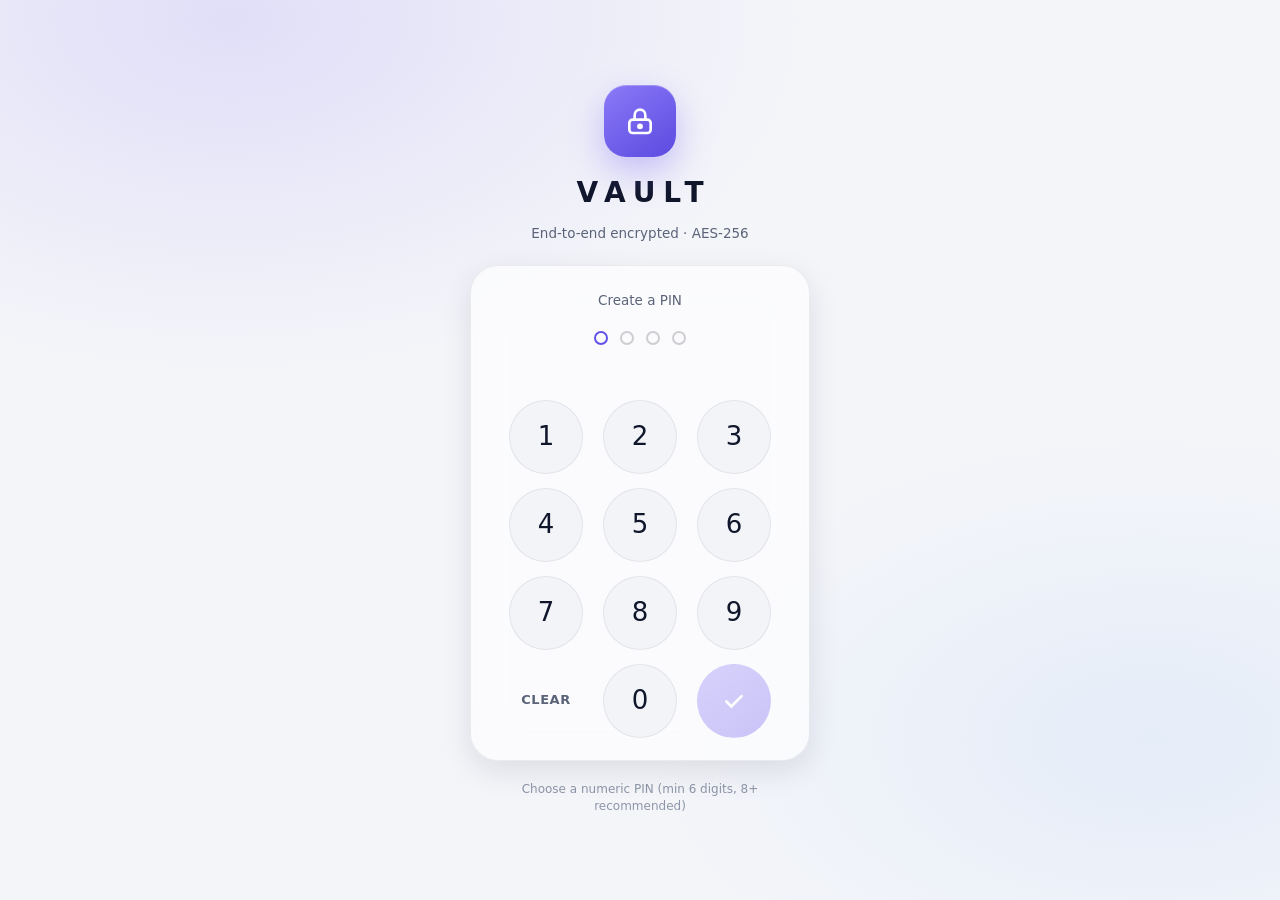
<file: index.html>
<!DOCTYPE html>
<html lang="en">

<head>
  <meta charset="UTF-8">
  <!-- Security: only Google sign-in / Drive and Google Fonts may be contacted.
       Even if injected script ever ran, it could not send vault data elsewhere. -->
  <meta http-equiv="Content-Security-Policy" content="default-src 'self'; script-src 'self' 'unsafe-inline' https://accounts.google.com/gsi/client; style-src 'self' 'unsafe-inline' https://fonts.googleapis.com https://accounts.google.com/gsi/style; font-src https://fonts.gstatic.com; img-src 'self' data:; connect-src 'self' https://www.googleapis.com https://accounts.google.com/gsi/; frame-src https://accounts.google.com/gsi/; worker-src 'self'; manifest-src 'self'; object-src 'none'; base-uri 'self'; form-action 'none'">
  <meta name="referrer" content="no-referrer">
  <script>
    // Refuse to run inside a frame (clickjacking). GitHub Pages can't send frame-ancestors.
    if (window.top !== window.self) {
      document.documentElement.style.display = "none";
      try { window.top.location = window.self.location.href; } catch (e) {}
    }
  </script>
  <meta name="viewport"
    content="width=device-width,initial-scale=1,maximum-scale=1,user-scalable=no,viewport-fit=cover,interactive-widget=resizes-content">
  <meta name="theme-color" content="#0b0c11">
  <meta name="color-scheme" content="dark light">
  <meta name="mobile-web-app-capable" content="yes">
  <meta name="apple-mobile-web-app-capable" content="yes">
  <meta name="apple-mobile-web-app-status-bar-style" content="black-translucent">
  <meta name="apple-mobile-web-app-title" content="Vault">
  <meta name="description" content="Encrypted password & data manager with Google Drive sync">
  <title>Vault</title>
  <link rel="icon" type="image/png" href="icons/icon-192.png">
  <link rel="apple-touch-icon" href="icons/icon-192.png">
  <link rel="manifest" href="manifest.json">
  <link rel="preconnect" href="https://fonts.googleapis.com">
  <link rel="preconnect" href="https://fonts.gstatic.com" crossorigin>
  <link
    href="https://fonts.googleapis.com/css2?family=DM+Mono:wght@400;500&family=Plus+Jakarta+Sans:wght@400;500;600;700;800&family=Syne:wght@700&display=swap"
    rel="stylesheet">
  <style>
    /* ═══════════════════════════════════════════════
       VAULT — mobile-first design system
       ═══════════════════════════════════════════════ */
    :root {
      --bg: #0b0c11;
      --bg-rgb: 11, 12, 17;
      --s1: #13141b;
      --s1-rgb: 19, 20, 27;
      --s2: #1a1c25;
      --s2-rgb: 26, 28, 37;
      --s3: #232532;
      --s3-rgb: 35, 37, 50;
      --s4: #2d3040;
      --b1: rgba(255, 255, 255, .06);
      --b2: rgba(255, 255, 255, .10);
      --b3: rgba(255, 255, 255, .18);
      --tx: #eceef6;
      --muted: #9095ab;
      --faint: #5f647b;
      --ac: #7c6af5;
      --ac2: #b0a5fa;
      --acbg: rgba(124, 106, 245, .14);
      --acbd: rgba(124, 106, 245, .38);
      --ring: rgba(124, 106, 245, .22);
      --green: #4ade80;
      --gbg: rgba(74, 222, 128, .11);
      --red: #f87171;
      --rbg: rgba(248, 113, 113, .11);
      --amber: #fbbf24;
      --abg: rgba(251, 191, 36, .11);
      --blue: #60a5fa;
      --bbg: rgba(96, 165, 250, .11);
      --cyan: #22d3ee;
      --on-ac: #ffffff;
      --shadow-1: 0 1px 2px rgba(0, 0, 0, .3);
      --shadow-2: 0 10px 30px rgba(0, 0, 0, .35);
      --shadow-3: 0 24px 60px rgba(0, 0, 0, .55);
      --scrim: rgba(4, 5, 9, .62);
      --r: 12px;
      --r2: 16px;
      --r3: 22px;
      --mono: 'DM Mono', ui-monospace, monospace;
      --sans: 'Plus Jakarta Sans', system-ui, -apple-system, 'Segoe UI', Roboto, sans-serif;
      --brand: 'Syne', var(--sans);
      --sbt: env(safe-area-inset-bottom, 0px);
      --stt: env(safe-area-inset-top, 0px);
      --gutter: max(16px, calc((100vw - 720px) / 2));
      --nav-h: 66px;
      --ease: cubic-bezier(.22, .68, 0, 1);
      --ease-out: cubic-bezier(.16, 1, .3, 1);
      --spring: cubic-bezier(.34, 1.56, .64, 1);
      color-scheme: dark;
    }

    :root.light-theme {
      --bg: #f4f5f9;
      --bg-rgb: 244, 245, 249;
      --s1: #ffffff;
      --s1-rgb: 255, 255, 255;
      --s2: #f0f2f7;
      --s2-rgb: 240, 242, 247;
      --s3: #e5e8f0;
      --s3-rgb: 229, 232, 240;
      --s4: #d5d9e3;
      --b1: rgba(15, 23, 42, .07);
      --b2: rgba(15, 23, 42, .11);
      --b3: rgba(15, 23, 42, .2);
      --tx: #10162b;
      --muted: #5a6378;
      --faint: #8d95a8;
      --ac: #6352e8;
      --ac2: #5242d6;
      --acbg: rgba(99, 82, 232, .10);
      --acbd: rgba(99, 82, 232, .35);
      --ring: rgba(99, 82, 232, .18);
      --green: #15803d;
      --gbg: rgba(22, 163, 74, .10);
      --red: #dc2626;
      --rbg: rgba(220, 38, 38, .08);
      --amber: #b45309;
      --abg: rgba(217, 119, 6, .10);
      --blue: #2563eb;
      --bbg: rgba(37, 99, 235, .09);
      --cyan: #0891b2;
      --shadow-1: 0 1px 2px rgba(15, 23, 42, .06);
      --shadow-2: 0 10px 30px rgba(15, 23, 42, .10);
      --shadow-3: 0 24px 60px rgba(15, 23, 42, .18);
      --scrim: rgba(15, 23, 42, .38);
      color-scheme: light;
    }

    *,
    *::before,
    *::after {
      box-sizing: border-box;
      margin: 0;
      padding: 0;
      -webkit-tap-highlight-color: transparent;
    }

    html {
      height: 100%;
      background: var(--bg);
      overscroll-behavior: none;
      touch-action: manipulation;
      -webkit-text-size-adjust: 100%;
    }

    body {
      font-family: var(--sans);
      font-size: 15px;
      line-height: 1.45;
      color: var(--tx);
      background: var(--bg);
      height: 100vh;
      height: 100dvh;
      width: 100%;
      display: flex;
      flex-direction: column;
      overflow: hidden;
      padding-top: var(--stt);
      -webkit-font-smoothing: antialiased;
      -moz-osx-font-smoothing: grayscale;
    }

    button,
    input,
    select,
    textarea {
      font: inherit;
      color: inherit;
    }

    button {
      cursor: pointer;
      background: none;
      border: 0;
    }

    svg {
      flex-shrink: 0;
    }

    :focus-visible {
      outline: 2px solid var(--ac);
      outline-offset: 2px;
    }

    ::-webkit-scrollbar {
      width: 4px;
      height: 4px;
    }

    ::-webkit-scrollbar-thumb {
      background: var(--b2);
      border-radius: 99px;
    }

    ::selection {
      background: var(--acbg);
    }

    /* ── LOCK SCREEN ────────────────────────────── */
    #lock {
      position: fixed;
      inset: 0;
      z-index: 3000;
      background: var(--bg);
      display: flex;
      flex-direction: column;
      align-items: center;
      justify-content: center;
      justify-content: safe center;
      gap: 20px;
      padding: calc(var(--stt) + 28px) 20px calc(var(--sbt) + 28px);
      overflow-x: hidden;
      overflow-y: auto;
      transition: opacity .45s var(--ease), transform .45s var(--ease), visibility 0s linear 0s;
    }

    #lock::before {
      content: '';
      position: fixed;
      inset: -30%;
      background:
        radial-gradient(40% 35% at 30% 20%, rgba(124, 106, 245, .16), transparent 70%),
        radial-gradient(35% 30% at 75% 70%, rgba(96, 165, 250, .10), transparent 70%);
      animation: meshDrift 18s ease-in-out infinite;
      z-index: -1;
      pointer-events: none;
    }

    @keyframes meshDrift {
      0%, 100% { transform: translate(0, 0) scale(1); }
      50% { transform: translate(3%, -3%) scale(1.05); }
    }

    #lock.gone {
      opacity: 0;
      transform: scale(1.04);
      pointer-events: none;
      visibility: hidden;
      transition: opacity .45s var(--ease), transform .45s var(--ease), visibility 0s linear .45s;
    }

    #lock-header {
      display: flex;
      flex-direction: column;
      align-items: center;
      gap: 10px;
      text-align: center;
    }

    .lock-glyph {
      width: 72px;
      height: 72px;
      border-radius: 22px;
      display: grid;
      place-items: center;
      color: #fff;
      background: linear-gradient(145deg, #8b7af7, #5b4ae0);
      box-shadow: 0 14px 34px rgba(124, 106, 245, .38), inset 0 1px 0 rgba(255, 255, 255, .25);
      position: relative;
    }

    .lock-glyph svg {
      width: 32px;
      height: 32px;
    }

    .lock-glyph.sm {
      width: 56px;
      height: 56px;
      border-radius: 18px;
    }

    .lock-glyph.sm svg {
      width: 26px;
      height: 26px;
    }

    .lock-wm {
      font-family: var(--brand);
      font-size: 28px;
      font-weight: 700;
      letter-spacing: .28em;
      text-transform: uppercase;
      margin-right: -.28em;
      margin-top: 6px;
    }

    .lock-sub {
      font-size: 13.5px;
      color: var(--muted);
      text-align: center;
      line-height: 1.6;
      max-width: 290px;
    }

    .lock-title {
      font-size: 19px;
      font-weight: 700;
    }

    .lock-hint {
      font-size: 12px;
      color: var(--faint);
      text-align: center;
      max-width: 300px;
    }

    .lock-error {
      font-size: 13px;
      color: var(--red);
      text-align: center;
      min-height: 18px;
      font-weight: 600;
    }

    .lock-card {
      width: 100%;
      max-width: 340px;
      padding: 24px 20px 22px;
      border-radius: 28px;
      background: rgba(var(--s1-rgb), .62);
      backdrop-filter: blur(24px);
      -webkit-backdrop-filter: blur(24px);
      border: 1px solid var(--b1);
      box-shadow: var(--shadow-2);
      animation: cardAppear .6s var(--ease);
    }

    #pin-entry {
      display: flex;
      flex-direction: column;
      align-items: center;
      gap: 14px;
      width: 100%;
    }

    @keyframes cardAppear {
      from { opacity: 0; transform: translateY(16px) scale(.97); }
      to { opacity: 1; transform: none; }
    }

    /* PIN dots */
    .pin-dots {
      display: flex;
      flex-wrap: wrap;
      gap: 12px;
      justify-content: center;
      align-items: center;
      min-height: 24px;
      max-width: 260px;
    }

    .pin-dot {
      width: 14px;
      height: 14px;
      border-radius: 50%;
      border: 2px solid var(--b3);
      transition: background .15s, border-color .15s, transform .25s var(--spring);
    }

    .pin-dot.filled {
      background: var(--ac);
      border-color: var(--ac);
      transform: scale(1.1);
      animation: dotPop .3s var(--spring);
    }

    @keyframes dotPop {
      0% { transform: scale(.5); }
      60% { transform: scale(1.3); }
      100% { transform: scale(1.1); }
    }

    .pin-dot.cursor {
      border-color: var(--ac);
      animation: dotblink 1s ease-in-out infinite;
    }

    @keyframes dotblink {
      0%, 100% { opacity: 1 }
      50% { opacity: .35 }
    }

    @keyframes dotshake {
      0%, 100% { transform: translateX(0) }
      15%, 55% { transform: translateX(-6px) }
      35%, 75% { transform: translateX(6px) }
    }

    .pin-dots.shake {
      animation: dotshake .4s ease;
    }

    .pin-dots.shake .pin-dot.filled {
      background: var(--red);
      border-color: var(--red);
    }

    /* Numpad */
    .numpad {
      --key: clamp(62px, 19vw, 74px);
      display: grid;
      grid-template-columns: repeat(3, var(--key));
      gap: 14px 20px;
      justify-content: center;
      margin-top: 4px;
    }

    .nk {
      width: var(--key);
      height: var(--key);
      border-radius: 50%;
      display: grid;
      place-items: center;
      background: rgba(var(--s2-rgb), .85);
      border: 1px solid var(--b1);
      font-size: 26px;
      font-weight: 500;
      font-variant-numeric: tabular-nums;
      color: var(--tx);
      cursor: pointer;
      user-select: none;
      -webkit-user-select: none;
      transition: background .12s, transform .15s var(--spring), border-color .15s;
    }

    .nk:active {
      background: var(--s3);
      transform: scale(.9);
      border-color: var(--acbd);
    }

    @media (hover: hover) {
      .nk:hover {
        background: var(--s3);
      }
    }

    .nk.nk-back {
      font-size: 13px;
      font-weight: 700;
      letter-spacing: .04em;
      color: var(--muted);
      background: transparent;
      border-color: transparent;
    }

    .nk.nk-submit {
      background: linear-gradient(145deg, #8b7af7, #6553ea);
      border-color: transparent;
      color: #fff;
      box-shadow: 0 8px 22px rgba(124, 106, 245, .38);
    }

    .nk.nk-submit svg {
      width: 26px;
      height: 26px;
    }

    .nk.nk-submit.dim {
      opacity: .32;
      pointer-events: none;
      box-shadow: none;
    }

    /* Lockout */
    .lock-blocked {
      display: none;
      flex-direction: column;
      align-items: center;
      gap: 6px;
      width: 100%;
      max-width: 340px;
      padding: 24px 20px;
      text-align: center;
      background: var(--rbg);
      border: 1px solid rgba(248, 113, 113, .22);
      border-radius: var(--r3);
    }

    .lock-blocked.show {
      display: flex;
    }

    .lb-ico {
      width: 48px;
      height: 48px;
      border-radius: 16px;
      display: grid;
      place-items: center;
      background: var(--rbg);
      color: var(--red);
      margin-bottom: 4px;
    }

    .lb-title {
      font-size: 15px;
      font-weight: 700;
      color: var(--red);
    }

    .lb-timer {
      font-size: 40px;
      font-weight: 600;
      color: var(--red);
      font-family: var(--mono);
      letter-spacing: 2px;
    }

    .lb-sub {
      font-size: 12px;
      color: var(--muted);
    }

    #lb-sq-section {
      display: flex;
      width: 100%;
      margin-top: 12px;
      flex-direction: column;
      gap: 10px;
    }

    .lb-sq-label {
      font-size: 12px;
      font-weight: 600;
      color: var(--muted);
      text-align: center;
    }

    /* Biometric */
    .bio-section {
      display: none;
      flex-direction: column;
      align-items: center;
      gap: 12px;
      width: 100%;
      max-width: 340px;
    }

    .bio-section.show {
      display: flex;
    }

    .bio-divider {
      display: flex;
      align-items: center;
      gap: 12px;
      width: 100%;
      color: var(--faint);
      font-size: 11px;
      font-weight: 700;
      text-transform: uppercase;
      letter-spacing: .08em;
    }

    .bio-divider::before,
    .bio-divider::after {
      content: '';
      flex: 1;
      height: 1px;
      background: var(--b2);
    }

    .bio-btn {
      width: 100%;
      height: 52px;
      display: flex;
      align-items: center;
      justify-content: center;
      gap: 10px;
      border-radius: var(--r2);
      background: var(--s1);
      border: 1px solid var(--b2);
      font-size: 15px;
      font-weight: 600;
      color: var(--tx);
      transition: background .15s, border-color .15s, transform .15s;
    }

    .bio-btn:active {
      transform: scale(.98);
      background: var(--s2);
    }

    .bio-ico {
      color: var(--ac2);
    }

    #forgot-link {
      text-align: center;
    }

    .forgot-link {
      display: inline-flex;
      align-items: center;
      gap: 6px;
      min-height: 40px;
      padding: 0 16px;
      font-size: 13px;
      font-weight: 600;
      color: var(--ac2);
      border-radius: 99px;
      cursor: pointer;
      transition: background .15s;
    }

    .forgot-link:active,
    .forgot-link:hover {
      background: var(--acbg);
    }

    /* Recovery panels */
    #sq-recovery,
    #sq-setup {
      flex-direction: column;
      align-items: center;
      gap: 14px;
      width: 100%;
      max-width: 360px;
    }

    .sq-panel {
      width: 100%;
      padding: 18px;
      display: flex;
      flex-direction: column;
      gap: 12px;
      background: var(--s1);
      border: 1px solid var(--b1);
      border-radius: var(--r3);
    }

    .sq-panel-title {
      font-size: 14px;
      font-weight: 700;
      text-align: center;
    }

    .sq-question {
      font-size: 14px;
      color: var(--amber);
      text-align: center;
      font-weight: 600;
      line-height: 1.5;
      padding: 12px;
      background: var(--abg);
      border-radius: var(--r);
    }

    .sq-input {
      width: 100%;
      height: 50px;
      padding: 0 14px;
      font-size: 16px;
      text-align: center;
      color: var(--tx);
      background: var(--s2);
      border: 1px solid var(--b2);
      border-radius: var(--r);
      outline: none;
      transition: border-color .2s, box-shadow .2s;
    }

    .sq-input:focus {
      border-color: var(--ac);
      box-shadow: 0 0 0 4px var(--ring);
    }

    .sq-input.shake {
      animation: dotshake .4s ease;
    }

    .sq-btn {
      width: 100%;
      height: 50px;
      border-radius: var(--r);
      background: var(--ac);
      color: var(--on-ac);
      font-size: 15px;
      font-weight: 700;
      transition: opacity .15s, transform .15s;
    }

    .sq-btn:active {
      transform: scale(.98);
      opacity: .9;
    }

    .sq-back {
      min-height: 40px;
      display: inline-flex;
      align-items: center;
      padding: 0 12px;
      font-size: 13px;
      font-weight: 600;
      color: var(--muted);
      cursor: pointer;
      border-radius: 99px;
    }

    .sq-back:hover {
      color: var(--ac2);
    }

    .step-badge {
      font-size: 11px;
      font-weight: 700;
      padding: 4px 12px;
      border-radius: 99px;
      background: var(--acbg);
      color: var(--ac2);
      letter-spacing: .06em;
    }

    /* ── APP BAR ────────────────────────────────── */
    #statusbar {
      flex-shrink: 0;
      position: relative;
      display: flex;
      align-items: center;
      justify-content: space-between;
      gap: 12px;
      min-height: 60px;
      padding: 8px var(--gutter);
    }

    #autolock-bar {
      position: absolute;
      left: 0;
      bottom: 0;
      height: 2px;
      background: linear-gradient(90deg, var(--ac), var(--ac2));
      border-radius: 0 99px 99px 0;
      opacity: .55;
      pointer-events: none;
    }

    #autolock-bar.urgent {
      background: linear-gradient(90deg, var(--red), var(--amber));
      opacity: 1;
    }

    .sb-l {
      display: flex;
      align-items: center;
      gap: 10px;
      min-width: 0;
    }

    .sb-logo {
      display: flex;
      align-items: center;
      gap: 10px;
      font-size: 19px;
      font-weight: 800;
      letter-spacing: -.02em;
    }

    .sb-mark {
      width: 32px;
      height: 32px;
      border-radius: 10px;
      display: grid;
      place-items: center;
      color: #fff;
      background: linear-gradient(145deg, #8b7af7, #5b4ae0);
      box-shadow: 0 4px 12px rgba(124, 106, 245, .3);
    }

    .sb-mark svg {
      width: 17px;
      height: 17px;
    }

    .sync-badge {
      display: inline-flex;
      align-items: center;
      gap: 6px;
      height: 28px;
      padding: 0 10px;
      border-radius: 99px;
      font-size: 12px;
      font-weight: 600;
      white-space: nowrap;
      border: 1px solid var(--b1);
      background: var(--s2);
      color: var(--muted);
      cursor: pointer;
      transition: background .3s, color .3s, border-color .3s;
    }

    .sync-badge.syncing {
      background: var(--abg);
      color: var(--amber);
      border-color: transparent;
    }

    .sync-badge.synced {
      background: var(--gbg);
      color: var(--green);
      border-color: transparent;
    }

    .sync-badge.error {
      background: var(--rbg);
      color: var(--red);
      border-color: transparent;
    }

    .sync-badge.noconfig {
      color: var(--faint);
    }

    .sdot {
      width: 7px;
      height: 7px;
      border-radius: 50%;
      background: currentColor;
      flex-shrink: 0;
    }

    .syncing .sdot {
      animation: blink 1s ease-in-out infinite;
    }

    @keyframes blink {
      0%, 100% { opacity: 1 }
      50% { opacity: .2 }
    }

    .sb-r {
      display: flex;
      gap: 6px;
      flex-shrink: 0;
    }

    .hbtn {
      width: 40px;
      height: 40px;
      border-radius: 12px;
      display: grid;
      place-items: center;
      color: var(--muted);
      background: transparent;
      transition: background .2s, color .2s, transform .15s;
    }

    .hbtn svg {
      width: 20px;
      height: 20px;
    }

    .hbtn:active {
      transform: scale(.92);
      background: var(--s2);
    }

    @media (hover: hover) {
      .hbtn:hover {
        background: var(--s2);
        color: var(--tx);
      }
    }

    /* ── DRIVE BANNER ───────────────────────────── */
    #drive-banner {
      flex-shrink: 0;
      display: none;
      align-items: center;
      gap: 12px;
      margin: 8px var(--gutter) 12px;
      padding: 10px 8px 10px 14px;
      border-radius: var(--r2);
      background: var(--bbg);
      border: 1px solid rgba(96, 165, 250, .16);
    }

    #drive-banner.show {
      display: flex;
    }

    .db-ico {
      color: var(--blue);
      display: grid;
    }

    #db-msg {
      flex: 1;
      min-width: 0;
      font-size: 13px;
      color: var(--tx);
      line-height: 1.4;
    }

    .db-connect {
      height: 34px;
      padding: 0 14px;
      display: inline-flex;
      align-items: center;
      border-radius: 99px;
      background: var(--blue);
      color: #fff;
      font-size: 13px;
      font-weight: 700;
      white-space: nowrap;
      cursor: pointer;
    }

    .db-close {
      width: 34px;
      height: 34px;
      display: grid;
      place-items: center;
      border-radius: 10px;
      color: var(--muted);
      cursor: pointer;
      flex-shrink: 0;
    }

    /* ── SEARCH ─────────────────────────────────── */
    #search-row {
      flex-shrink: 0;
      display: flex;
      flex-wrap: wrap;
      align-items: flex-start;
      gap: 10px;
      padding: 2px var(--gutter) 12px;
    }

    .sbox-container {
      position: relative;
      flex: 1 1 100%;
      min-width: 0;
    }

    .sbox {
      position: relative;
    }

    .sico {
      position: absolute;
      left: 15px;
      top: 50%;
      transform: translateY(-50%);
      display: grid;
      color: var(--faint);
      pointer-events: none;
    }

    .sico svg {
      width: 19px;
      height: 19px;
    }

    .sinp {
      width: 100%;
      height: 50px;
      padding: 0 46px;
      font-size: 16px;
      color: var(--tx);
      background: var(--s1);
      border: 1px solid var(--b2);
      border-radius: var(--r2);
      outline: none;
      -webkit-appearance: none;
      appearance: none;
      transition: border-color .2s, box-shadow .2s;
    }

    .sinp::placeholder {
      color: var(--faint);
    }

    .sinp:focus {
      border-color: var(--ac);
      box-shadow: 0 0 0 4px var(--ring);
    }

    .sinp:focus+#q-clear,
    .sbox:focus-within .sico {
      color: var(--ac2);
    }

    #q-clear {
      position: absolute;
      right: 7px;
      top: 50%;
      transform: translateY(-50%);
      width: 36px;
      height: 36px;
      padding: 9px;
      border-radius: 10px;
      display: none;
      color: var(--muted);
      cursor: pointer;
    }

    #q-clear svg {
      display: block;
      width: 18px;
      height: 18px;
    }

    #q-clear:active {
      background: var(--s2);
    }

    .search-chips {
      display: flex;
      gap: 8px;
      flex: 1 1 100%;
    }

    .fbtn {
      flex: 1 1 0;
      min-width: 0;
      height: 40px;
      display: inline-flex;
      align-items: center;
      justify-content: center;
      gap: 7px;
      padding: 0 12px;
      border-radius: 99px;
      background: var(--s1);
      border: 1px solid var(--b2);
      color: var(--muted);
      font-size: 13.5px;
      font-weight: 600;
      white-space: nowrap;
      transition: background .15s, color .15s, border-color .15s, transform .15s;
    }

    .fbtn svg {
      width: 16px;
      height: 16px;
    }

    .fbtn:active {
      transform: scale(.96);
    }

    .fbtn.on {
      background: var(--acbg);
      border-color: var(--acbd);
      color: var(--ac2);
    }

    #fav-btn.on {
      background: var(--abg);
      border-color: rgba(251, 191, 36, .4);
      color: var(--amber);
    }

    #fav-btn.on svg {
      fill: currentColor;
    }

    .fbtn.focused,
    #fav-btn.focused {
      outline: 2px solid var(--ac);
      outline-offset: 2px;
      background: var(--acbg);
      color: var(--ac2);
      border-color: var(--ac);
    }

    /* Suggestions */
    #search-suggestions {
      display: none;
      position: absolute;
      top: calc(100% + 8px);
      left: 0;
      right: 0;
      z-index: 60;
      flex-direction: column;
      max-height: min(55dvh, 420px);
      overflow-y: auto;
      overscroll-behavior: contain;
      padding: 6px;
      background: var(--s1);
      border: 1px solid var(--b2);
      border-radius: var(--r2);
      box-shadow: var(--shadow-3);
      animation: suggestIn .2s var(--ease-out);
    }

    #search-suggestions.tags-only {
      position: static;
      max-height: none;
      overflow: visible;
      padding: 0;
      margin-top: 10px;
      background: transparent;
      border: 0;
      box-shadow: none;
    }

    @keyframes suggestIn {
      from { opacity: 0; transform: translateY(-4px); }
      to { opacity: 1; transform: none; }
    }

    .suggest-tags-row {
      display: flex;
      gap: 8px;
      overflow-x: auto;
      scrollbar-width: none;
      padding: 2px 0;
      -webkit-mask-image: linear-gradient(90deg, #000 calc(100% - 24px), transparent);
      mask-image: linear-gradient(90deg, #000 calc(100% - 24px), transparent);
    }

    .suggest-tags-row::-webkit-scrollbar {
      display: none;
    }

    .suggest-tags-row::after {
      content: '';
      flex: 0 0 16px;
    }

    .suggest-tag-pill {
      flex-shrink: 0;
      display: inline-block;
      line-height: 32px;
      height: 34px;
      padding: 0 12px;
      border-radius: 99px;
      background: var(--s2);
      border: 1px solid var(--b1);
      font-size: 13px;
      font-weight: 600;
      color: var(--tx);
      white-space: nowrap;
      cursor: pointer;
      transition: background .15s, border-color .15s, color .15s;
    }

    .suggest-tag-pill:hover,
    .suggest-tag-pill.active-highlight {
      background: var(--acbg);
      border-color: var(--ac);
      color: var(--ac2);
    }

    .suggest-tag-pill .pill-hash {
      color: var(--faint);
      font-weight: 500;
      margin-right: 2px;
    }

    .suggest-tag-pill .match-highlight {
      padding: 0;
    }

    .suggest-tag-pill .pill-count {
      font-size: 11px;
      color: var(--muted);
      background: var(--bg);
      padding: 1px 7px;
      border-radius: 99px;
      margin-left: 6px;
      vertical-align: 1px;
    }

    .suggest-group+.suggest-group {
      margin-top: 4px;
      padding-top: 4px;
      border-top: 1px solid var(--b1);
    }

    .suggest-header {
      font-size: 11px;
      font-weight: 700;
      color: var(--faint);
      text-transform: uppercase;
      letter-spacing: .08em;
      padding: 8px 10px 4px;
    }

    .suggestion-item {
      display: flex;
      align-items: center;
      justify-content: space-between;
      gap: 10px;
      min-height: 44px;
      padding: 8px 10px;
      border-radius: 10px;
      font-size: 14.5px;
      color: var(--tx);
      cursor: pointer;
    }

    .suggestion-item:hover,
    .suggestion-item.active {
      background: var(--acbg);
    }

    .suggest-left {
      display: flex;
      align-items: center;
      gap: 10px;
      min-width: 0;
    }

    .suggest-icon {
      font-size: 15px;
      flex-shrink: 0;
    }

    .suggest-text {
      font-weight: 600;
      white-space: nowrap;
      overflow: hidden;
      text-overflow: ellipsis;
    }

    .suggest-subtext {
      font-size: 12px;
      color: var(--muted);
      white-space: nowrap;
      overflow: hidden;
      text-overflow: ellipsis;
    }

    .suggest-badge {
      font-size: 11px;
      font-weight: 700;
      color: var(--ac2);
      background: var(--acbg);
      padding: 3px 8px;
      border-radius: 99px;
      flex-shrink: 0;
    }

    .suggest-empty {
      padding: 20px 12px;
      text-align: center;
      font-size: 13px;
      color: var(--muted);
    }

    .match-highlight {
      background: var(--abg);
      color: var(--amber);
      font-weight: 700;
      border-radius: 3px;
      padding: 0 1px;
    }

    /* Selected tag filters */
    #tag-filter-row {
      flex-shrink: 0;
      display: flex;
      flex-direction: column;
      padding: 0 var(--gutter);
    }

    #selected-tags {
      display: none;
      flex-wrap: wrap;
      gap: 8px;
      align-items: center;
      padding-bottom: 12px;
    }

    .stag {
      display: inline-flex;
      align-items: center;
      gap: 4px;
      height: 32px;
      padding: 0 4px 0 12px;
      border-radius: 99px;
      background: var(--bbg);
      border: 1px solid rgba(96, 165, 250, .25);
      font-size: 13px;
      font-weight: 600;
      color: var(--blue);
    }

    .stag.type-pill {
      background: var(--acbg);
      border-color: var(--acbd);
      color: var(--ac2);
      text-transform: capitalize;
    }

    .stag.focused {
      outline: 2px solid var(--ac);
      outline-offset: 2px;
    }

    .stag-x {
      width: 26px;
      height: 26px;
      display: grid;
      place-items: center;
      border-radius: 50%;
      font-size: 12px;
      color: currentColor;
      opacity: .7;
      cursor: pointer;
    }

    .stag-x:hover {
      opacity: 1;
      background: var(--b1);
    }

    .stag-clear {
      height: 32px;
      display: inline-flex;
      align-items: center;
      padding: 0 10px;
      font-size: 13px;
      font-weight: 600;
      color: var(--muted);
      cursor: pointer;
      border-radius: 99px;
    }

    .stag-clear:hover {
      color: var(--red);
    }

    .strategy-toggle {
      height: 32px;
      display: inline-flex;
      align-items: center;
      gap: 4px;
      padding: 0 12px;
      margin-left: auto;
      border-radius: 99px;
      background: var(--s1);
      border: 1px solid var(--b2);
      font-size: 12px;
      font-weight: 600;
      color: var(--muted);
      cursor: pointer;
      user-select: none;
    }

    .strategy-toggle .val {
      color: var(--ac2);
      font-weight: 800;
    }

    /* ── LIST ───────────────────────────────────── */
    #list,
    #dashboard {
      flex: 1;
      min-height: 0;
      overflow-y: auto;
      overscroll-behavior: contain;
      -webkit-overflow-scrolling: touch;
      padding: 2px var(--gutter) calc(96px + var(--sbt));
      flex-direction: column;
      gap: 10px;
    }

    #list {
      display: flex;
    }

    #dashboard {
      display: none;
      padding-top: 4px;
    }

    .empty,
    .dash-empty {
      display: flex;
      flex-direction: column;
      align-items: center;
      justify-content: center;
      gap: 10px;
      padding: 56px 24px;
      text-align: center;
      color: var(--muted);
      animation: fadeUp .5s var(--ease);
    }

    @keyframes fadeUp {
      from { opacity: 0; transform: translateY(14px); }
      to { opacity: 1; transform: none; }
    }

    .empty-ico,
    .dash-empty-ico {
      width: 72px;
      height: 72px;
      border-radius: 24px;
      display: grid;
      place-items: center;
      background: var(--s1);
      border: 1px solid var(--b1);
      color: var(--ac2);
      margin-bottom: 6px;
    }

    .empty-ico svg,
    .dash-empty-ico svg {
      width: 30px;
      height: 30px;
    }

    .empty-title {
      font-size: 17px;
      font-weight: 700;
      color: var(--tx);
    }

    .empty-sub,
    .dash-empty-msg {
      font-size: 14px;
      line-height: 1.6;
      max-width: 270px;
    }

    .empty-action {
      display: inline-flex;
      align-items: center;
      gap: 8px;
      height: 46px;
      margin-top: 10px;
      padding: 0 22px;
      border-radius: 99px;
      background: var(--ac);
      color: var(--on-ac);
      font-size: 14.5px;
      font-weight: 700;
      cursor: pointer;
      box-shadow: 0 8px 22px rgba(124, 106, 245, .3);
      transition: transform .15s;
    }

    .empty-action:active {
      transform: scale(.96);
    }

    /* ── CARD ───────────────────────────────────── */
    .card {
      flex-shrink: 0;
      background: var(--s1);
      border: 1px solid var(--b1);
      border-radius: 18px;
      box-shadow: var(--shadow-1);
      transition: border-color .2s, box-shadow .3s var(--ease);
      animation: cardIn .35s var(--ease) both;
    }

    .card:nth-child(2) { animation-delay: .03s; }
    .card:nth-child(3) { animation-delay: .06s; }
    .card:nth-child(4) { animation-delay: .09s; }
    .card:nth-child(5) { animation-delay: .12s; }
    .card:nth-child(n+6) { animation-delay: .15s; }

    @keyframes cardIn {
      from { opacity: 0; transform: translateY(10px); }
      to { opacity: 1; transform: none; }
    }

    #list.no-anim .card {
      animation: none;
    }

    /* Type colour strip — overlay follows the rounded corners */
    .card,
    .dcard {
      position: relative;
      --strip: var(--b3);
    }

    .card::before,
    .dcard::before {
      content: '';
      position: absolute;
      inset: -1px;
      border-radius: inherit;
      box-shadow: inset 4px 0 0 var(--strip);
      pointer-events: none;
      z-index: 1;
    }

    .card-pw, .dc-pw { --strip: var(--ac); }
    .card-bm, .dc-bm { --strip: var(--blue); }
    .card-nt, .dc-nt { --strip: var(--amber); }
    .card-td, .dc-td { --strip: var(--green); }

    .card-top,
    .dcard-top {
      padding-left: 18px;
    }

    .card-detail,
    .todo-detail,
    .dcard-detail {
      margin-left: 18px;
    }

    .card.open {
      border-color: var(--b2);
      box-shadow: var(--shadow-2);
    }

    .card-top {
      display: flex;
      align-items: flex-start;
      gap: 12px;
      padding: 14px 10px 14px 14px;
      cursor: pointer;
      user-select: none;
      -webkit-user-select: none;
      border-radius: 18px;
    }

    .card-top:active {
      background: var(--s2);
    }

    .card.open .card-top:active {
      background: transparent;
    }

    .ci {
      width: 44px;
      height: 44px;
      border-radius: 14px;
      display: grid;
      place-items: center;
      flex-shrink: 0;
    }

    .ci svg {
      width: 21px;
      height: 21px;
    }

    .ip { background: var(--acbg); color: var(--ac2); }
    .ib { background: var(--bbg); color: var(--blue); }
    .in { background: var(--abg); color: var(--amber); }
    .it { background: var(--gbg); color: var(--green); }

    .cm {
      flex: 1;
      min-width: 0;
      padding-top: 1px;
    }

    .ct {
      display: flex;
      align-items: center;
      gap: 7px;
      font-size: 15.5px;
      font-weight: 700;
      line-height: 1.3;
      letter-spacing: -.005em;
    }

    .ct-name {
      min-width: 0;
      white-space: nowrap;
      overflow: hidden;
      text-overflow: ellipsis;
    }

    .ct-dot {
      width: 9px;
      height: 9px;
      border-radius: 50%;
      flex-shrink: 0;
    }

    .cs {
      margin-top: 3px;
      font-size: 13px;
      color: var(--muted);
      white-space: nowrap;
      overflow: hidden;
      text-overflow: ellipsis;
    }

    .cs.mono {
      font-family: var(--mono);
      font-size: 12.5px;
    }

    .cbadges {
      display: flex;
      flex-wrap: wrap;
      align-items: center;
      gap: 6px;
      margin-top: 9px;
    }

    .cbadges:empty {
      display: none;
    }

    .bpill,
    .flag-badge {
      display: inline-flex;
      align-items: center;
      gap: 4px;
      height: 22px;
      padding: 0 8px;
      border-radius: 99px;
      font-size: 11.5px;
      font-weight: 600;
      white-space: nowrap;
    }

    .bt {
      background: var(--s2);
      color: var(--muted);
    }

    .bf {
      background: var(--abg);
      color: var(--amber);
    }

    .bpp,
    .bpm,
    .bpl {
      background: var(--s2);
    }

    .bpp::before,
    .bpm::before,
    .bpl::before {
      content: '';
      width: 6px;
      height: 6px;
      border-radius: 50%;
      background: currentColor;
    }

    .bpp { color: var(--red); }
    .bpm { color: var(--amber); }
    .bpl { color: var(--blue); }

    .flag-badge.expired { background: var(--rbg); color: var(--red); }
    .flag-badge.urgent { background: var(--abg); color: var(--amber); }
    .flag-badge.soon { background: var(--bbg); color: var(--blue); }
    .flag-badge.ok { background: var(--gbg); color: var(--green); }

    .ct-ago {
      font-size: 11.5px;
      font-weight: 500;
      color: var(--faint);
      white-space: nowrap;
    }

    .chev {
      width: 32px;
      height: 32px;
      display: grid;
      place-items: center;
      align-self: center;
      color: var(--faint);
      transition: transform .3s var(--ease);
    }

    .chev svg {
      width: 18px;
      height: 18px;
    }

    .card.open .chev {
      transform: rotate(180deg);
      color: var(--tx);
    }

    .card-drawer {
      display: grid;
      grid-template-rows: 0fr;
      transition: grid-template-rows .3s var(--ease);
    }

    .card.open .card-drawer {
      grid-template-rows: 1fr;
    }

    .card-drawer-inner {
      min-height: 0;
      overflow: hidden;
    }

    /* Detail */
    .card-detail,
    .todo-detail {
      margin: 0 14px;
      border-top: 1px solid var(--b1);
    }

    .di {
      padding: 6px 0 12px;
    }

    .dr {
      display: flex;
      align-items: center;
      gap: 10px;
      min-height: 46px;
      padding: 4px 0;
    }

    .dr+.dr {
      border-top: 1px dashed var(--b1);
    }

    .dl {
      width: 52px;
      flex-shrink: 0;
      font-size: 11px;
      font-weight: 700;
      letter-spacing: .07em;
      text-transform: uppercase;
      color: var(--faint);
    }

    .dv {
      flex: 1;
      min-width: 0;
      font-family: var(--mono);
      font-size: 13.5px;
      color: var(--tx);
      word-break: break-all;
      line-height: 1.5;
    }

    .dv.masked {
      color: var(--muted);
      letter-spacing: 3px;
    }

    .da {
      width: 38px;
      height: 38px;
      display: grid;
      place-items: center;
      flex-shrink: 0;
      border-radius: 11px;
      color: var(--muted);
      cursor: pointer;
      transition: background .15s, color .15s;
    }

    .da svg {
      width: 18px;
      height: 18px;
    }

    .da:active,
    .da:hover {
      background: var(--s2);
      color: var(--tx);
    }

    .note-block {
      margin-top: 8px;
      padding: 12px 14px;
      border-radius: var(--r);
      background: var(--s2);
      font-size: 14px;
      line-height: 1.65;
      color: var(--tx);
      word-break: break-word;
    }

    .renewal {
      display: flex;
      align-items: center;
      gap: 6px;
      margin-top: 8px;
      font-size: 13px;
      font-weight: 600;
    }

    .renewal.warn { color: var(--amber); }
    .renewal.ok { color: var(--green); }
    .renewal.exp { color: var(--red); }

    .tag-chips {
      display: flex;
      flex-wrap: wrap;
      gap: 6px;
      margin-top: 12px;
    }

    .tc {
      height: 26px;
      display: inline-flex;
      align-items: center;
      padding: 0 10px;
      border-radius: 99px;
      background: var(--s2);
      color: var(--muted);
      font-size: 12px;
      font-weight: 600;
    }

    /* Card actions */
    .card-actions {
      display: flex;
      gap: 4px;
      padding: 6px;
      border-top: 1px solid var(--b1);
    }

    .cab {
      flex: 1;
      min-width: 0;
      min-height: 56px;
      display: flex;
      flex-direction: column;
      align-items: center;
      justify-content: center;
      gap: 5px;
      border-radius: 12px;
      font-size: 11.5px;
      font-weight: 600;
      color: var(--muted);
      transition: background .15s, color .15s, transform .12s;
    }

    .cab:active {
      transform: scale(.95);
    }

    .cab-svg {
      width: 19px;
      height: 19px;
    }

    .cab-lbl {
      white-space: nowrap;
      color: var(--muted);
    }

    .ca-copy { color: var(--green); }
    .ca-link { color: var(--blue); }
    .ca-fav { color: var(--amber); }
    .ca-edit { color: var(--ac2); }
    .ca-del { color: var(--red); }

    .ca-copy:active, .ca-copy:hover { background: var(--gbg); }
    .ca-link:active, .ca-link:hover { background: var(--bbg); }
    .ca-fav:active, .ca-fav:hover { background: var(--abg); }
    .ca-edit:active, .ca-edit:hover { background: var(--acbg); }
    .ca-del:active, .ca-del:hover { background: var(--rbg); }

    /* Todo */
    .todo-progress {
      display: flex;
      align-items: center;
      gap: 10px;
      padding: 14px 0 6px;
    }

    .todo-prog-bar {
      flex: 1;
      height: 6px;
      border-radius: 99px;
      background: var(--s3);
      overflow: hidden;
    }

    .todo-prog-fill {
      height: 100%;
      border-radius: 99px;
      background: var(--green);
      transition: width .4s var(--ease);
    }

    .todo-prog-label {
      font-size: 12px;
      font-weight: 700;
      color: var(--muted);
      white-space: nowrap;
    }

    .todo-tree {
      display: flex;
      flex-direction: column;
      padding-bottom: 6px;
    }

    .todo-item {
      display: flex;
      align-items: center;
      gap: 12px;
      min-height: 46px;
    }

    .todo-item+.todo-item {
      border-top: 1px dashed var(--b1);
    }

    .todo-check {
      width: 24px;
      height: 24px;
      flex-shrink: 0;
      display: grid;
      place-items: center;
      border-radius: 8px;
      border: 2px solid var(--b3);
      font-size: 13px;
      font-weight: 800;
      color: transparent;
      cursor: pointer;
      position: relative;
      transition: background .15s, border-color .15s;
    }

    .todo-check::after {
      content: '';
      position: absolute;
      inset: -10px;
    }

    .todo-check.done {
      background: var(--green);
      border-color: var(--green);
      color: #06240f;
    }

    :root.light-theme .todo-check.done,
    :root.light-theme .dcheck.checked,
    :root.light-theme .dd-sub.done .mk {
      color: #fff;
    }

    .todo-text {
      flex: 1;
      font-size: 14.5px;
      font-weight: 500;
    }

    .todo-text.done-text {
      text-decoration: line-through;
      color: var(--faint);
    }

    .todo-detail .note-block {
      margin-top: 6px;
    }

    .todo-detail .tag-chips {
      padding-bottom: 12px;
    }

    .star-burst {
      animation: starBurst .45s var(--spring);
    }

    @keyframes starBurst {
      0%, 100% { transform: scale(1); }
      40% { transform: scale(1.025); }
    }

    /* ── DASHBOARD ──────────────────────────────── */
    .dash-header {
      flex-shrink: 0;
      display: flex;
      align-items: center;
      gap: 16px;
      padding: 18px;
      border-radius: var(--r3);
      background:
        radial-gradient(120% 140% at 100% 0%, rgba(124, 106, 245, .18), transparent 60%),
        var(--s1);
      border: 1px solid var(--b1);
      animation: cardIn .4s var(--ease) both;
    }

    .dash-ring {
      position: relative;
      width: 60px;
      height: 60px;
      flex-shrink: 0;
    }

    .dash-ring svg {
      width: 60px;
      height: 60px;
      transform: rotate(-90deg);
    }

    .dash-ring-bg {
      stroke: var(--s3);
    }

    .dash-ring-fg {
      stroke: var(--ac);
      stroke-linecap: round;
      transition: stroke-dashoffset .7s var(--ease);
    }

    .dash-ring-txt {
      position: absolute;
      inset: 0;
      display: grid;
      place-items: center;
      font-size: 14px;
      font-weight: 800;
      letter-spacing: -.02em;
    }

    .dash-info {
      flex: 1;
      min-width: 0;
    }

    .dash-title {
      font-size: 20px;
      font-weight: 800;
      letter-spacing: -.02em;
    }

    .dash-date {
      font-size: 13px;
      color: var(--muted);
      font-weight: 500;
      margin-top: 1px;
    }

    .dash-pills {
      display: flex;
      flex-wrap: wrap;
      gap: 6px;
      margin-top: 10px;
    }

    .dash-pill {
      height: 24px;
      display: inline-flex;
      align-items: center;
      padding: 0 10px;
      border-radius: 99px;
      font-size: 12px;
      font-weight: 700;
    }

    .dash-pill.pending { background: var(--abg); color: var(--amber); }
    .dash-pill.done { background: var(--gbg); color: var(--green); }

    .kw-cloud-container {
      flex-shrink: 0;
      display: flex;
      flex-wrap: wrap;
      gap: 0 6px;
      justify-content: center;
      align-items: center;
      align-content: center;
      padding: 12px 14px;
      overflow: hidden;
      border-radius: var(--r3);
      background: var(--s1);
      border: 1px solid var(--b1);
    }

    .cloud-kw {
      display: inline-block;
      padding: 1px 4px;
      font-weight: 800;
      letter-spacing: -.03em;
      line-height: 1.02;
      white-space: nowrap;
      cursor: pointer;
      user-select: none;
      border-radius: 10px;
      animation: floatTag 9s ease-in-out infinite;
      transition: transform .2s var(--spring);
    }

    .cloud-kw:active {
      transform: scale(.94);
    }

    @keyframes floatTag {
      0%, 100% { transform: translateY(0); }
      50% { transform: translateY(-3px); }
    }

    .dash-sec-label {
      flex-shrink: 0;
      display: flex;
      align-items: center;
      gap: 8px;
      margin: 12px 4px 2px;
      font-size: 12px;
      font-weight: 700;
      color: var(--muted);
      letter-spacing: .06em;
      text-transform: uppercase;
    }

    .dash-sec-label .cnt {
      height: 20px;
      min-width: 20px;
      display: inline-grid;
      place-items: center;
      padding: 0 6px;
      border-radius: 99px;
      background: var(--s2);
      font-size: 11px;
      color: var(--muted);
      letter-spacing: 0;
    }

    .dcard {
      flex-shrink: 0;
      background: var(--s1);
      border: 1px solid var(--b1);
      border-radius: 18px;
      box-shadow: var(--shadow-1);
      transition: border-color .2s, opacity .2s;
      animation: cardIn .35s var(--ease) both;
    }

    .dcard.open {
      border-color: var(--b2);
      box-shadow: var(--shadow-2);
    }

    .dcard.done-card {
      opacity: .6;
    }

    .dcard-top {
      display: flex;
      align-items: center;
      gap: 12px;
      min-height: 64px;
      padding: 10px 8px 10px 12px;
      cursor: pointer;
      user-select: none;
      -webkit-user-select: none;
    }

    .dcheck {
      width: 28px;
      height: 28px;
      flex-shrink: 0;
      display: grid;
      place-items: center;
      border-radius: 50%;
      border: 2px solid var(--b3);
      font-size: 14px;
      font-weight: 800;
      color: transparent;
      cursor: pointer;
      position: relative;
      transition: background .2s, border-color .2s, transform .2s var(--spring);
    }

    .dcheck::after {
      content: '';
      position: absolute;
      inset: -8px;
    }

    .dcheck:active {
      transform: scale(.88);
    }

    .dc-pw .dcheck { border-color: rgba(124, 106, 245, .6); }
    .dc-bm .dcheck { border-color: rgba(96, 165, 250, .6); }
    .dc-nt .dcheck { border-color: rgba(251, 191, 36, .6); }
    .dc-td .dcheck { border-color: rgba(74, 222, 128, .6); }

    .dcheck.checked {
      background: var(--green);
      border-color: var(--green);
      color: #06240f;
    }

    .dcard-mid {
      flex: 1;
      min-width: 0;
    }

    .dcard-title {
      display: flex;
      align-items: center;
      gap: 7px;
      font-size: 15px;
      font-weight: 700;
    }

    .dcard-title .dt-name {
      min-width: 0;
      white-space: nowrap;
      overflow: hidden;
      text-overflow: ellipsis;
    }

    .dt-ico {
      display: grid;
      flex-shrink: 0;
    }

    .dt-ico svg {
      width: 15px;
      height: 15px;
    }

    .dc-pw .dt-ico { color: var(--ac2); }
    .dc-bm .dt-ico { color: var(--blue); }
    .dc-nt .dt-ico { color: var(--amber); }
    .dc-td .dt-ico { color: var(--green); }

    .done-card .dcard-title .dt-name {
      text-decoration: line-through;
      color: var(--muted);
    }

    .dcard-sub {
      margin-top: 2px;
      font-size: 12.5px;
      color: var(--muted);
      white-space: nowrap;
      overflow: hidden;
      text-overflow: ellipsis;
    }

    .dcard-arrows {
      display: flex;
      flex-direction: column;
      gap: 4px;
      flex-shrink: 0;
    }

    .darr {
      width: 32px;
      height: 26px;
      display: grid;
      place-items: center;
      border-radius: 8px;
      background: var(--s2);
      color: var(--muted);
      transition: background .15s, color .15s, transform .15s;
    }

    .darr:active {
      transform: scale(.9);
      background: var(--acbg);
      color: var(--ac2);
    }

    .dcard-expand {
      width: 30px;
      height: 30px;
      display: grid;
      place-items: center;
      flex-shrink: 0;
      color: var(--faint);
      transition: transform .3s var(--ease);
    }

    .dcard-expand svg {
      width: 18px;
      height: 18px;
    }

    .dcard.open .dcard-expand {
      transform: rotate(180deg);
    }

    .dcard-detail {
      margin: 0 14px;
      padding: 10px 0 14px;
      border-top: 1px solid var(--b1);
      font-size: 14px;
      color: var(--muted);
      line-height: 1.6;
      animation: fadeUp .25s ease;
    }

    .dd-row {
      display: flex;
      align-items: baseline;
      gap: 10px;
      padding: 5px 0;
    }

    .dd-label {
      width: 48px;
      flex-shrink: 0;
      font-size: 11px;
      font-weight: 700;
      color: var(--faint);
      text-transform: uppercase;
      letter-spacing: .07em;
    }

    .dd-val {
      font-family: var(--mono);
      font-size: 13px;
      color: var(--tx);
      word-break: break-all;
    }

    .dd-sub {
      display: flex;
      align-items: center;
      gap: 10px;
      min-height: 40px;
      font-size: 14px;
      cursor: pointer;
    }

    .dd-sub .mk {
      width: 20px;
      height: 20px;
      display: grid;
      place-items: center;
      border-radius: 6px;
      border: 2px solid var(--b3);
      font-size: 11px;
      font-weight: 800;
      color: transparent;
    }

    .dd-sub.done .mk {
      background: var(--green);
      border-color: var(--green);
      color: #06240f;
    }

    .dd-sub.done .tx {
      text-decoration: line-through;
      color: var(--faint);
    }

    .dd-sub .tx {
      color: var(--tx);
    }

    .dd-note {
      margin-top: 8px;
      padding: 10px 12px;
      border-radius: var(--r);
      background: var(--s2);
      color: var(--tx);
    }

    .dd-tags {
      display: flex;
      flex-wrap: wrap;
      gap: 6px;
      margin-top: 10px;
    }

    .dd-tag {
      height: 24px;
      display: inline-flex;
      align-items: center;
      padding: 0 9px;
      border-radius: 99px;
      background: var(--s2);
      color: var(--muted);
      font-size: 12px;
      font-weight: 600;
    }

    .dd-meta {
      margin-top: 10px;
      font-size: 12.5px;
      color: var(--muted);
    }

    .dd-actions {
      display: flex;
      gap: 8px;
      margin-top: 12px;
    }

    .dd-act {
      flex: 1;
      height: 42px;
      display: inline-flex;
      align-items: center;
      justify-content: center;
      gap: 6px;
      border-radius: var(--r);
      background: var(--s2);
      font-size: 13.5px;
      font-weight: 700;
      transition: transform .15s, background .15s;
    }

    .dd-act svg {
      width: 16px;
      height: 16px;
    }

    .dd-act:active {
      transform: scale(.97);
    }

    .dd-act.edit { color: var(--ac2); }
    .dd-act.del { color: var(--red); }

    /* ── BOTTOM NAV ─────────────────────────────── */
    #nav {
      flex-shrink: 0;
      position: relative;
      z-index: 40;
      display: flex;
      justify-content: center;
      min-height: calc(var(--nav-h) + var(--sbt));
      padding: 6px max(4px, calc((100vw - 600px) / 2)) calc(6px + var(--sbt));
      background: rgba(var(--s1-rgb), .94);
      backdrop-filter: blur(20px) saturate(160%);
      -webkit-backdrop-filter: blur(20px) saturate(160%);
      border-top: 1px solid var(--b1);
    }

    .nav-item {
      flex: 1 1 0;
      min-width: 0;
      display: flex;
      flex-direction: column;
      align-items: center;
      justify-content: center;
      gap: 3px;
      padding: 2px 3px;
      color: var(--muted);
      font-size: 10.5px;
      font-weight: 600;
      letter-spacing: -.01em;
      transition: color .2s;
    }

    .nav-item>span:last-child {
      max-width: 100%;
      white-space: nowrap;
      overflow: hidden;
      text-overflow: ellipsis;
    }

    .ni {
      width: 52px;
      height: 32px;
      display: grid;
      place-items: center;
      border-radius: 99px;
      transition: background .25s var(--ease), transform .2s var(--spring);
    }

    .ni svg {
      width: 22px;
      height: 22px;
    }

    .nav-item:active .ni {
      transform: scale(.9);
    }

    .nav-item.on {
      color: var(--tx);
    }

    .nav-item.on .ni {
      background: var(--acbg);
      color: var(--ac2);
    }

    /* ── FAB ────────────────────────────────────── */
    #fab {
      position: fixed;
      z-index: 50;
      right: var(--gutter);
      bottom: calc(var(--nav-h) + var(--sbt) + 16px);
      width: 58px;
      height: 58px;
      border-radius: 20px;
      /* flex (not grid): showPage() sets an inline display:flex */
      display: flex;
      align-items: center;
      justify-content: center;
      color: #fff;
      background: linear-gradient(145deg, #8b7af7, #6553ea);
      box-shadow: 0 12px 28px rgba(124, 106, 245, .42), inset 0 1px 0 rgba(255, 255, 255, .25);
      cursor: pointer;
      transition: transform .25s var(--ease-out), box-shadow .25s;
    }

    #fab svg {
      width: 26px;
      height: 26px;
      transition: transform .3s var(--spring);
    }

    #fab:active {
      transform: scale(.92);
    }

    @media (hover: hover) {
      #fab:hover {
        transform: translateY(-2px);
        box-shadow: 0 16px 34px rgba(124, 106, 245, .5);
      }

      #fab:hover svg {
        transform: rotate(90deg);
      }
    }

    #fab.pulse-hint {
      animation: fabPulse 2.2s ease-in-out infinite;
    }

    @keyframes fabPulse {
      0%, 100% { box-shadow: 0 12px 28px rgba(124, 106, 245, .42), 0 0 0 0 rgba(124, 106, 245, .35); }
      50% { box-shadow: 0 12px 28px rgba(124, 106, 245, .42), 0 0 0 14px rgba(124, 106, 245, 0); }
    }

    /* ── SHEETS (bottom sheet on mobile, dialog on desktop) ── */
    .overlay {
      position: fixed;
      inset: 0;
      z-index: 2000;
      display: flex;
      align-items: flex-end;
      justify-content: center;
      background: var(--scrim);
      backdrop-filter: blur(4px);
      -webkit-backdrop-filter: blur(4px);
      opacity: 0;
      pointer-events: none;
      transition: opacity .25s;
    }

    .overlay.open {
      opacity: 1;
      pointer-events: auto;
    }

    .sheet {
      width: 100%;
      max-width: 640px;
      max-height: calc(100dvh - var(--stt) - 24px);
      display: flex;
      flex-direction: column;
      background: var(--s1);
      border: 1px solid var(--b1);
      border-bottom: 0;
      border-radius: 26px 26px 0 0;
      box-shadow: var(--shadow-3);
      transform: translateY(100%);
      transition: transform .38s var(--ease-out);
    }

    .overlay.open .sheet {
      transform: none;
    }

    .shdl {
      width: 40px;
      height: 5px;
      flex-shrink: 0;
      margin: 10px auto 0;
      border-radius: 99px;
      background: var(--b3);
    }

    .shhdr {
      flex-shrink: 0;
      display: flex;
      align-items: center;
      justify-content: space-between;
      gap: 12px;
      padding: 10px 14px 10px 20px;
    }

    .shtitle {
      font-size: 19px;
      font-weight: 800;
      letter-spacing: -.02em;
    }

    .shclose {
      width: 38px;
      height: 38px;
      display: grid;
      place-items: center;
      border-radius: 50%;
      background: var(--s2);
      color: var(--muted);
      font-size: 15px;
      cursor: pointer;
    }

    .shbody {
      flex: 1;
      overflow-y: auto;
      overscroll-behavior: contain;
      display: flex;
      flex-direction: column;
      gap: 18px;
      padding: 8px 20px 20px;
    }

    .shfoot {
      flex-shrink: 0;
      display: flex;
      gap: 10px;
      padding: 12px 20px calc(12px + var(--sbt));
      border-top: 1px solid var(--b1);
      background: var(--s1);
    }

    #confirm-overlay {
      align-items: center;
      padding: 24px;
    }

    #confirm-overlay .sheet {
      max-width: 380px;
      border-radius: 26px;
      border-bottom: 1px solid var(--b1);
      transform: scale(.94);
      opacity: 0;
      transition: transform .3s var(--ease-out), opacity .2s;
    }

    #confirm-overlay.open .sheet {
      transform: none;
      opacity: 1;
    }

    #confirm-overlay .shdl,
    #confirm-overlay .shclose {
      display: none;
    }

    #confirm-overlay .shhdr {
      justify-content: center;
      padding: 26px 22px 6px;
    }

    #confirm-overlay .shbody {
      padding: 0 24px 20px;
      text-align: center;
    }

    #confirm-msg {
      font-size: 14.5px;
      color: var(--muted);
      line-height: 1.6;
    }

    #confirm-overlay .shfoot {
      border-top: 0;
      padding: 0 20px 20px;
      background: transparent;
    }

    /* ── FORMS ──────────────────────────────────── */
    .fg {
      display: flex;
      flex-direction: column;
      gap: 8px;
    }

    .fl {
      font-size: 13px;
      font-weight: 700;
      color: var(--muted);
    }

    .fhint {
      font-size: 12px;
      color: var(--faint);
    }

    .fi {
      width: 100%;
      min-height: 50px;
      padding: 12px 14px;
      font-size: 16px;
      color: var(--tx);
      background: var(--s2);
      border: 1px solid var(--b1);
      border-radius: var(--r);
      outline: none;
      -webkit-appearance: none;
      appearance: none;
      transition: border-color .2s, box-shadow .2s, background .2s;
    }

    .fi::placeholder {
      color: var(--faint);
    }

    .fi:focus {
      border-color: var(--ac);
      background: var(--s1);
      box-shadow: 0 0 0 4px var(--ring);
    }

    .fi.mono {
      font-family: var(--mono);
      font-size: 15px;
    }

    textarea.fi {
      resize: vertical;
      min-height: 100px;
      line-height: 1.6;
    }

    select.fi {
      background-image: url("data:image/svg+xml,%3Csvg xmlns='http://www.w3.org/2000/svg' width='12' height='12' viewBox='0 0 12 12'%3E%3Cpath fill='none' stroke='%239095ab' stroke-width='1.6' stroke-linecap='round' stroke-linejoin='round' d='M2.5 4.5l3.5 3.5 3.5-3.5'/%3E%3C/svg%3E");
      background-repeat: no-repeat;
      background-position: right 16px center;
      padding-right: 40px;
      cursor: pointer;
    }

    input[type="date"].fi {
      color-scheme: inherit;
    }

    .pw-wrap {
      position: relative;
    }

    .pw-wrap .fi {
      padding-right: 52px;
    }

    .pweye {
      position: absolute;
      right: 6px;
      top: 50%;
      transform: translateY(-50%);
      width: 40px;
      height: 40px;
      display: grid;
      place-items: center;
      border-radius: 10px;
      color: var(--muted);
      cursor: pointer;
    }

    .pweye svg {
      width: 19px;
      height: 19px;
    }

    .str-bar {
      height: 4px;
      border-radius: 99px;
      background: var(--s3);
      overflow: hidden;
    }

    .str-fill {
      height: 100%;
      width: 0;
      border-radius: 99px;
      transition: width .3s, background .3s;
    }

    .gen-box {
      display: flex;
      flex-direction: column;
      gap: 12px;
      padding: 14px;
      border-radius: var(--r2);
      background: var(--s2);
      border: 1px solid var(--b1);
    }

    .gen-pills {
      display: flex;
      flex-wrap: wrap;
      gap: 6px;
    }

    .gen-pill {
      height: 34px;
      display: inline-flex;
      align-items: center;
      padding: 0 14px;
      border-radius: 99px;
      background: var(--s1);
      border: 1px solid var(--b2);
      font-family: var(--mono);
      font-size: 13px;
      font-weight: 500;
      color: var(--muted);
      cursor: pointer;
      user-select: none;
      transition: background .15s, color .15s, border-color .15s;
    }

    .gen-pill.on {
      background: var(--acbg);
      border-color: var(--acbd);
      color: var(--ac2);
    }

    .gen-len {
      display: flex;
      align-items: center;
      gap: 12px;
      font-size: 13px;
      color: var(--muted);
    }

    .gen-len b {
      display: inline-block;
      min-width: 22px;
      color: var(--tx);
      font-variant-numeric: tabular-nums;
    }

    .gen-len input[type="range"] {
      flex: 1;
      height: 28px;
      accent-color: var(--ac);
    }

    .gen-actions {
      display: flex;
      gap: 8px;
    }

    .gen-actions .btn {
      height: 42px;
      font-size: 14px;
    }

    .gen-box .btn.ghost,
    .form-toggle .fi {
      background: var(--s1);
      border: 1px solid var(--b2);
    }

    /* Type selector */
    .type-grid {
      display: grid;
      grid-template-columns: repeat(4, 1fr);
      gap: 8px;
    }

    .tcard {
      display: flex;
      flex-direction: column;
      align-items: center;
      justify-content: center;
      gap: 6px;
      min-height: 74px;
      padding: 10px 4px;
      border-radius: var(--r2);
      background: var(--s2);
      border: 1.5px solid transparent;
      font-size: 12.5px;
      font-weight: 700;
      color: var(--muted);
      cursor: pointer;
      transition: background .15s, border-color .15s, color .15s;
    }

    .tci {
      display: grid;
    }

    .tci svg {
      width: 22px;
      height: 22px;
    }

    .tcard.on {
      background: var(--acbg);
      border-color: var(--ac);
      color: var(--ac2);
    }

    .divider {
      height: 1px;
      background: var(--b1);
    }

    /* Priority */
    .pri-row {
      display: grid;
      grid-template-columns: repeat(4, 1fr);
      gap: 8px;
    }

    .pricard {
      display: flex;
      flex-direction: column;
      align-items: center;
      justify-content: center;
      gap: 2px;
      min-height: 58px;
      padding: 8px 4px;
      border-radius: var(--r);
      background: var(--s2);
      border: 1.5px solid transparent;
      font-size: 12.5px;
      font-weight: 700;
      color: var(--muted);
      cursor: pointer;
      transition: background .15s, border-color .15s, color .15s;
    }

    .prico {
      font-size: 16px;
      line-height: 1.2;
    }

    .pricard.on { border-color: var(--ac); background: var(--acbg); color: var(--ac2); }
    .pricard.hi.on { border-color: var(--red); background: var(--rbg); color: var(--red); }
    .pricard.med.on { border-color: var(--amber); background: var(--abg); color: var(--amber); }
    .pricard.lo.on { border-color: var(--blue); background: var(--bbg); color: var(--blue); }

    /* Tags in form */
    .tag-add-row {
      display: flex;
      gap: 8px;
    }

    .tag-add-row .fi {
      flex: 1;
    }

    .tadd-btn {
      flex-shrink: 0;
      padding: 0 18px;
      border-radius: var(--r);
      background: var(--acbg);
      color: var(--ac2);
      font-size: 14px;
      font-weight: 700;
      white-space: nowrap;
    }

    .chips {
      display: flex;
      flex-wrap: wrap;
      gap: 6px;
    }

    .chips:empty {
      display: none !important;
    }

    .chip {
      display: inline-flex;
      align-items: center;
      gap: 2px;
      height: 32px;
      padding: 0 4px 0 12px;
      border-radius: 99px;
      background: var(--acbg);
      font-size: 13px;
      font-weight: 600;
      color: var(--ac2);
    }

    .chip.focused {
      outline: 2px solid var(--ac);
      outline-offset: 2px;
    }

    .chip-x {
      width: 26px;
      height: 26px;
      display: grid;
      place-items: center;
      border-radius: 50%;
      font-size: 12px;
      color: currentColor;
      opacity: .7;
      cursor: pointer;
    }

    .chip-x:hover {
      opacity: 1;
      color: var(--red);
    }

    /* Sub-items */
    .subitem-row {
      display: flex;
      align-items: center;
      gap: 8px;
      padding: 4px 0;
    }

    .sub-drag {
      color: var(--faint);
      font-size: 14px;
      width: 14px;
      text-align: center;
    }

    .sub-input {
      flex: 1;
      height: 46px;
      padding: 0 12px;
      font-size: 16px;
      color: var(--tx);
      background: var(--s2);
      border: 1px solid var(--b1);
      border-radius: var(--r);
      outline: none;
    }

    .sub-input:focus {
      border-color: var(--ac);
      box-shadow: 0 0 0 4px var(--ring);
    }

    .sub-del {
      width: 40px;
      height: 40px;
      display: grid;
      place-items: center;
      border-radius: 10px;
      color: var(--red);
      cursor: pointer;
    }

    .add-sub-btn {
      height: 46px;
      display: flex;
      align-items: center;
      justify-content: center;
      gap: 6px;
      margin-top: 4px;
      border-radius: var(--r);
      border: 1.5px dashed var(--b2);
      font-size: 14px;
      font-weight: 700;
      color: var(--ac2);
      cursor: pointer;
    }

    .add-sub-btn:active {
      background: var(--acbg);
    }

    /* Switch */
    .dash-toggle-row {
      display: flex;
      align-items: center;
      justify-content: space-between;
      gap: 12px;
    }

    .dash-toggle-info {
      display: flex;
      align-items: center;
      gap: 12px;
      min-width: 0;
      font-size: 14px;
    }

    .dash-switch {
      position: relative;
      width: 50px;
      height: 30px;
      flex-shrink: 0;
      border-radius: 99px;
      background: var(--s4);
      cursor: pointer;
      transition: background .25s;
    }

    .dash-switch.on {
      background: var(--ac);
    }

    .dash-switch-knob {
      position: absolute;
      top: 3px;
      left: 3px;
      width: 24px;
      height: 24px;
      border-radius: 50%;
      background: #fff;
      box-shadow: 0 2px 6px rgba(0, 0, 0, .3);
      transition: transform .25s var(--spring);
    }

    .dash-switch.on .dash-switch-knob {
      transform: translateX(20px);
    }

    .form-toggle {
      padding: 14px;
      border-radius: var(--r2);
      background: var(--s2);
    }

    /* Buttons */
    .btn {
      flex: 1;
      height: 50px;
      padding: 0 18px;
      display: inline-flex;
      align-items: center;
      justify-content: center;
      gap: 8px;
      border-radius: 14px;
      font-size: 15px;
      font-weight: 700;
      white-space: nowrap;
      transition: opacity .15s, transform .12s, background .15s;
    }

    .btn:active {
      transform: scale(.97);
    }

    .btn.primary {
      background: var(--ac);
      color: var(--on-ac);
      box-shadow: 0 6px 18px rgba(124, 106, 245, .28);
    }

    .btn.ghost {
      background: var(--s2);
      color: var(--tx);
    }

    .btn.danger {
      background: var(--red);
      color: #fff;
    }

    .btn.sm {
      flex: none;
      height: 42px;
      font-size: 14px;
      box-shadow: none;
    }

    /* ── SETTINGS ───────────────────────────────── */
    #settings {
      position: fixed;
      top: 0;
      right: 0;
      bottom: 0;
      z-index: 1000;
      width: 100%;
      max-width: 460px;
      display: flex;
      flex-direction: column;
      background: var(--bg);
      overflow-y: auto;
      overscroll-behavior: contain;
      padding-bottom: calc(24px + var(--sbt));
      transform: translateX(100%);
      visibility: hidden;
      transition: transform .38s var(--ease-out), visibility 0s linear .38s;
    }

    #settings.show {
      transform: none;
      visibility: visible;
      transition: transform .38s var(--ease-out), visibility 0s;
    }

    #settings-backdrop {
      position: fixed;
      inset: 0;
      z-index: 999;
      background: var(--scrim);
      opacity: 0;
      pointer-events: none;
      transition: opacity .3s;
    }

    #settings-backdrop.show {
      opacity: 1;
      pointer-events: auto;
    }

    .drawer-hdr {
      position: sticky;
      top: 0;
      z-index: 5;
      flex-shrink: 0;
      display: flex;
      align-items: center;
      gap: 6px;
      min-height: 60px;
      padding: calc(var(--stt) + 8px) 12px 8px;
      background: rgba(var(--bg-rgb), .86);
      backdrop-filter: blur(18px);
      -webkit-backdrop-filter: blur(18px);
    }

    .drawer-title {
      font-size: 20px;
      font-weight: 800;
      letter-spacing: -.02em;
    }

    .set-sec {
      padding: 14px 16px 6px;
    }

    .set-lbl {
      margin: 0 6px 10px;
      font-size: 12px;
      font-weight: 700;
      color: var(--muted);
      letter-spacing: .07em;
      text-transform: uppercase;
    }

    .set-note {
      margin: 8px 6px 0;
      font-size: 12.5px;
      color: var(--faint);
      line-height: 1.5;
    }

    .set-group,
    #drive-panel,
    .sq-set-card,
    .install-card {
      background: var(--s1);
      border: 1px solid var(--b1);
      border-radius: var(--r2);
      overflow: hidden;
    }

    .set-group-row,
    .dr-row,
    .sq-set-row {
      display: flex;
      align-items: center;
      justify-content: space-between;
      gap: 12px;
      min-height: 58px;
      padding: 10px 14px;
    }

    .set-group-row+.set-group-row,
    .dr-row+.dr-row {
      border-top: 1px solid var(--b1);
    }

    .set-group-row.tap {
      cursor: pointer;
      transition: background .15s;
    }

    .set-group-row.tap:active {
      background: var(--s2);
    }

    .set-group-row.stack {
      flex-direction: column;
      align-items: stretch;
      gap: 12px;
      padding: 14px;
    }

    .set-group-left {
      display: flex;
      align-items: center;
      gap: 12px;
      min-width: 0;
    }

    .set-group-ico,
    .dr-ico,
    .sq-set-ico {
      width: 36px;
      height: 36px;
      flex-shrink: 0;
      display: grid;
      place-items: center;
      border-radius: 11px;
      font-size: 17px;
      background: var(--s2);
    }

    .set-group-ico svg {
      width: 18px;
      height: 18px;
    }

    .ico-ac { background: var(--acbg); color: var(--ac2); }
    .ico-gr { background: var(--gbg); color: var(--green); }
    .ico-am { background: var(--abg); color: var(--amber); }
    .ico-bl { background: var(--bbg); color: var(--blue); }
    .ico-rd { background: var(--rbg); color: var(--red); }

    .set-group-name,
    .dr-name,
    .sq-set-name {
      font-size: 15px;
      font-weight: 600;
      color: var(--tx);
    }

    .set-group-sub,
    .dr-sub,
    .sq-set-sub {
      margin-top: 1px;
      font-size: 12.5px;
      color: var(--muted);
      line-height: 1.4;
    }

    .dr-info,
    .sq-set-info {
      flex: 1;
      min-width: 0;
    }

    .dr-ico {
      background: var(--bbg);
    }

    .sq-set-ico {
      background: var(--abg);
    }

    .set-group-arrow {
      color: var(--faint);
      font-size: 20px;
      line-height: 1;
    }

    .set-group-row.danger .set-group-name,
    .set-group-row.danger .set-group-arrow {
      color: var(--red);
    }

    .dr-act,
    .set-act {
      flex-shrink: 0;
      height: 34px;
      display: inline-flex;
      align-items: center;
      padding: 0 14px;
      border-radius: 99px;
      font-size: 13px;
      font-weight: 700;
      white-space: nowrap;
      cursor: pointer;
      background: var(--acbg);
      color: var(--ac2);
    }

    .dr-act.sync { background: var(--gbg); color: var(--green); }
    .dr-act.pull, .dr-act.connect { background: var(--bbg); color: var(--blue); }
    .dr-act.disc, .set-act.dng { background: var(--rbg); color: var(--red); }

    /* Segmented / chip choices */
    .sort-row,
    .autolock-pills {
      display: flex;
      flex-wrap: wrap;
      gap: 8px;
    }

    .sort-chip,
    .al-pill {
      height: 38px;
      display: inline-flex;
      align-items: center;
      gap: 6px;
      padding: 0 14px;
      border-radius: 99px;
      background: var(--s1);
      border: 1px solid var(--b2);
      font-size: 13.5px;
      font-weight: 600;
      color: var(--muted);
      cursor: pointer;
      user-select: none;
      transition: background .15s, color .15s, border-color .15s;
    }

    .sort-chip.on,
    .al-pill.on {
      background: var(--acbg);
      border-color: var(--acbd);
      color: var(--ac2);
    }

    #theme-row {
      display: grid;
      grid-template-columns: repeat(3, 1fr);
      gap: 4px;
      padding: 4px;
      border-radius: 14px;
      background: var(--s1);
      border: 1px solid var(--b1);
    }

    #theme-row .sort-chip {
      justify-content: center;
      border: 0;
      background: transparent;
      border-radius: 10px;
    }

    #theme-row .sort-chip.on {
      background: var(--s3);
      color: var(--tx);
      box-shadow: var(--shadow-1);
    }

    /* Stats */
    .stat-grid {
      display: grid;
      grid-template-columns: repeat(3, 1fr);
      gap: 8px;
    }

    .stat-box {
      padding: 14px 12px;
      border-radius: var(--r2);
      background: var(--s1);
      border: 1px solid var(--b1);
      animation: cardIn .4s var(--ease) both;
    }

    .stat-n {
      font-size: 24px;
      font-weight: 800;
      letter-spacing: -.03em;
      font-variant-numeric: tabular-nums;
    }

    .stat-l {
      margin-top: 2px;
      font-size: 12px;
      color: var(--muted);
      white-space: nowrap;
      overflow: hidden;
      text-overflow: ellipsis;
    }

    .data-btn-row {
      display: grid;
      grid-template-columns: repeat(3, 1fr);
      gap: 8px;
    }

    .data-btn {
      min-height: 64px;
      display: flex;
      flex-direction: column;
      align-items: center;
      justify-content: center;
      gap: 6px;
      border-radius: var(--r2);
      background: var(--s1);
      border: 1px solid var(--b1);
      font-size: 13px;
      font-weight: 600;
      color: var(--tx);
      transition: background .15s, transform .12s;
    }

    .data-btn svg {
      width: 20px;
      height: 20px;
      color: var(--ac2);
    }

    .data-btn:active {
      transform: scale(.97);
      background: var(--s2);
    }

    .cloud-size-row {
      display: grid;
      grid-template-columns: repeat(6, 1fr);
      gap: 6px;
    }

    .cloud-size {
      min-height: 54px;
      display: flex;
      flex-direction: column;
      align-items: center;
      justify-content: center;
      gap: 2px;
      border-radius: var(--r);
      background: var(--s1);
      border: 1.5px solid transparent;
      color: var(--muted);
      font-weight: 800;
      cursor: pointer;
    }

    .cloud-size small {
      font-size: 10.5px;
      font-weight: 700;
      color: var(--faint);
    }

    .cloud-size.on {
      border-color: var(--ac);
      background: var(--acbg);
      color: var(--ac2);
    }

    .cloud-size.on small {
      color: var(--ac2);
    }

    .cloud-color-row {
      display: flex;
      flex-wrap: wrap;
      gap: 8px;
      align-items: center;
    }

    .cloud-color {
      width: 30px;
      height: 30px;
      border-radius: 50%;
      border: 2px solid transparent;
      cursor: pointer;
      display: grid;
      place-items: center;
      transition: transform .15s var(--spring);
    }

    .cloud-color:active {
      transform: scale(.88);
    }

    .cloud-color.on {
      border-color: var(--tx);
      box-shadow: 0 0 0 2px var(--s2);
      transform: scale(1.1);
    }

    .cloud-color.auto,
    .cloud-color.shuffle {
      background: var(--s1);
      color: var(--muted);
      font-size: 11px;
      font-weight: 700;
    }

    .cloud-color.auto {
      width: auto;
      padding: 0 12px;
      border-radius: 99px;
    }

    .cloud-color.auto.on {
      color: var(--ac2);
      border-color: var(--ac);
    }

    .cloud-color.shuffle {
      width: auto;
      min-width: 34px;
      padding: 0 8px;
      border-radius: 99px;
      color: var(--ac2);
    }

    .cloud-color.shuffle svg {
      width: 17px;
      height: 17px;
    }

    .cloud-preview {
      display: flex;
      justify-content: center;
      align-items: center;
      min-height: 56px;
      margin-top: 10px;
      padding: 8px;
      border-radius: var(--r);
      background: var(--s1);
      overflow: hidden;
    }

    .pin-note {
      padding: 10px 12px;
      border-radius: var(--r);
      background: var(--abg);
      color: var(--amber);
      font-size: 12.5px;
      font-weight: 600;
      line-height: 1.45;
    }

    .pin-change-row {
      display: flex;
      gap: 8px;
    }

    .pin-change-row .fi {
      flex: 1;
      min-width: 0;
    }

    /* Install */
    .install-card {
      display: flex;
      align-items: center;
      gap: 14px;
      padding: 16px 14px;
      background:
        radial-gradient(120% 160% at 100% 0%, rgba(124, 106, 245, .16), transparent 60%),
        var(--s1);
    }

    .install-ico {
      width: 44px;
      height: 44px;
      flex-shrink: 0;
      display: grid;
      place-items: center;
      border-radius: 14px;
      background: var(--acbg);
      color: var(--ac2);
    }

    .install-ico svg {
      width: 22px;
      height: 22px;
    }

    .install-info {
      flex: 1;
      min-width: 0;
    }

    .install-name {
      font-size: 15px;
      font-weight: 700;
    }

    .install-sub {
      margin-top: 2px;
      font-size: 12.5px;
      color: var(--muted);
      line-height: 1.4;
    }

    .install-btn {
      flex-shrink: 0;
      height: 38px;
      padding: 0 16px;
      border-radius: 99px;
      background: var(--ac);
      color: var(--on-ac);
      font-size: 13.5px;
      font-weight: 700;
      white-space: nowrap;
    }

    .install-btn:active {
      transform: scale(.96);
    }

    .install-btn.installed {
      background: var(--gbg);
      color: var(--green);
      pointer-events: none;
    }

    .vault-footer {
      padding: 28px 18px 8px;
      text-align: center;
      font-size: 12px;
      color: var(--faint);
      line-height: 1.8;
    }

    .vf-badge {
      display: inline-flex;
      align-items: center;
      gap: 6px;
      height: 26px;
      padding: 0 12px;
      margin-bottom: 6px;
      border-radius: 99px;
      background: var(--s1);
      border: 1px solid var(--b1);
      font-size: 12px;
      font-weight: 700;
      color: var(--muted);
    }

    /* ── TOAST ──────────────────────────────────── */
    #toast {
      position: fixed;
      z-index: 9999;
      left: 50%;
      top: calc(var(--stt) + 12px);
      width: max-content;
      min-width: min(300px, calc(100vw - 32px));
      max-width: min(440px, calc(100vw - 32px));
      display: flex;
      align-items: center;
      gap: 10px;
      padding: 10px 14px 10px 10px;
      border-radius: 16px;
      background: rgba(var(--s1-rgb), .94);
      backdrop-filter: blur(24px) saturate(180%);
      -webkit-backdrop-filter: blur(24px) saturate(180%);
      border: 1px solid var(--b2);
      box-shadow: var(--shadow-3);
      color: var(--tx);
      overflow: hidden;
      opacity: 0;
      pointer-events: none;
      transform: translate(-50%, -20px) scale(.96);
      transition: opacity .35s var(--ease-out), transform .35s var(--ease-out);
    }

    #toast.show {
      opacity: 1;
      transform: translate(-50%, 0) scale(1);
    }

    .toast-icon-wrapper {
      width: 30px;
      height: 30px;
      flex-shrink: 0;
      display: grid;
      place-items: center;
      border-radius: 10px;
    }

    .toast-svg-icon {
      width: 16px;
      height: 16px;
    }

    .toast-icon-success { background: var(--gbg); color: var(--green); }
    .toast-icon-error { background: var(--rbg); color: var(--red); }
    .toast-icon-warn { background: var(--abg); color: var(--amber); }
    .toast-icon-info { background: var(--bbg); color: var(--blue); }

    .toast-content {
      flex: 1;
      min-width: 0;
      display: flex;
      flex-direction: column;
    }

    .toast-title {
      display: none;
    }

    .toast-msg {
      font-size: 14px;
      font-weight: 600;
      color: var(--tx);
      line-height: 1.35;
      overflow: hidden;
      display: -webkit-box;
      -webkit-line-clamp: 2;
      -webkit-box-orient: vertical;
    }

    #toast-progress {
      position: absolute;
      left: 0;
      bottom: 0;
      height: 2px;
      background: var(--b3);
    }

    .copy-flash {
      animation: copyFlash .6s ease;
    }

    @keyframes copyFlash {
      30% { background: var(--gbg); }
    }

    /* ── LARGER SCREENS ─────────────────────────── */
    @media (min-width: 640px) {
      #search-row {
        flex-wrap: nowrap;
        align-items: flex-start;
      }

      .sbox-container {
        flex: 1 1 auto;
      }

      .search-chips {
        flex: 0 0 auto;
        height: 50px;
        align-items: center;
      }

      .fbtn {
        flex: 0 0 auto;
        height: 42px;
      }

      .suggest-tags-row {
        flex-wrap: wrap;
        -webkit-mask-image: none;
        mask-image: none;
      }

      .suggest-tags-row::after {
        display: none;
      }

      .overlay {
        align-items: center;
        padding: 24px;
      }

      .sheet {
        max-height: min(860px, calc(100dvh - 48px));
        border-radius: 26px;
        border-bottom: 1px solid var(--b1);
        transform: translateY(18px) scale(.98);
        opacity: 0;
        transition: transform .3s var(--ease-out), opacity .2s;
      }

      .overlay.open .sheet {
        opacity: 1;
      }

      .shdl {
        display: none;
      }

      .shhdr {
        padding-top: 16px;
      }

      .shfoot {
        border-radius: 0 0 26px 26px;
        padding-bottom: 16px;
      }

      #settings {
        border-left: 1px solid var(--b1);
        box-shadow: var(--shadow-3);
      }

      .stat-grid {
        grid-template-columns: repeat(3, 1fr);
      }
    }

    @media (hover: hover) {
      .card:hover {
        border-color: var(--b2);
      }

      .card-top:active {
        background: transparent;
      }

      .fbtn:hover,
      .sort-chip:hover,
      .al-pill:hover,
      .gen-pill:hover {
        border-color: var(--b3);
        color: var(--tx);
      }

      .nav-item:hover {
        color: var(--tx);
      }
    }

    @media (max-width: 420px) {
      .nav-item {
        padding: 2px 0;
        font-size: 10px;
        letter-spacing: -.02em;
      }
    }

    @media (max-width: 359px) {

      .ni {
        width: 44px;
      }

      .fbtn {
        font-size: 12.5px;
        padding: 0 8px;
      }

      .fbtn svg {
        display: none;
      }

      .stat-grid {
        grid-template-columns: repeat(2, 1fr);
      }
    }

    @media (prefers-reduced-motion: reduce) {
      *,
      *::before,
      *::after {
        animation-duration: .01ms !important;
        animation-iteration-count: 1 !important;
        transition-duration: .01ms !important;
        scroll-behavior: auto !important;
      }
    }
  </style>
</head>

<body>

  <!-- ─── LOCK SCREEN ─────────────────────────────────────── -->
  <div id="lock">
    <div id="lock-header">
      <div class="lock-glyph">
        <svg viewBox="0 0 24 24" fill="none" stroke="currentColor" stroke-width="2" stroke-linecap="round" stroke-linejoin="round"><rect x="4" y="11" width="16" height="10" rx="2.5"/><path d="M8 11V7.5a4 4 0 0 1 8 0V11"/><circle cx="12" cy="16" r="1.2" fill="currentColor"/></svg>
      </div>
      <div class="lock-wm">Vault</div>
      <div class="lock-sub">End-to-end encrypted · AES-256</div>
    </div>

    <!-- Lockout countdown -->
    <div class="lock-blocked" id="lock-blocked">
      <div class="lb-ico"><svg width="24" height="24" viewBox="0 0 24 24" fill="none" stroke="currentColor" stroke-width="2" stroke-linecap="round" stroke-linejoin="round"><circle cx="12" cy="12" r="9"/><path d="M12 7v5l3 2"/></svg></div>
      <div class="lb-title">Too many failed attempts</div>
      <div class="lb-timer" id="lb-timer">10:00</div>
      <div class="lb-sub">Vault is temporarily locked for your security</div>
      <div id="lb-sq-section" style="display:none">
        <div class="lb-sq-label">Answer your secret question to unlock now</div>
        <div class="sq-question" id="lb-sq-q"></div>
        <input class="sq-input" id="lb-sq-ans" placeholder="Your answer" autocomplete="off"
          onkeydown="if(event.key==='Enter')sqLockoutUnlock()">
        <button class="sq-btn" onclick="sqLockoutUnlock()">Verify &amp; unlock</button>
      </div>
    </div>

    <!-- PIN entry -->
    <div class="lock-card">
      <div id="pin-entry">
        <div class="lock-sub" id="pin-label">Enter PIN</div>
        <div class="pin-dots" id="pin-dots">
          <div class="pin-dot cursor"></div>
        </div>
        <div class="lock-error" id="lock-err" role="alert"></div>

        <div class="numpad">
          <button type="button" class="nk" onclick="numpadPress('1')">1</button>
          <button type="button" class="nk" onclick="numpadPress('2')">2</button>
          <button type="button" class="nk" onclick="numpadPress('3')">3</button>
          <button type="button" class="nk" onclick="numpadPress('4')">4</button>
          <button type="button" class="nk" onclick="numpadPress('5')">5</button>
          <button type="button" class="nk" onclick="numpadPress('6')">6</button>
          <button type="button" class="nk" onclick="numpadPress('7')">7</button>
          <button type="button" class="nk" onclick="numpadPress('8')">8</button>
          <button type="button" class="nk" onclick="numpadPress('9')">9</button>
          <button type="button" class="nk nk-back" onclick="numpadBack()" aria-label="Clear PIN">CLEAR</button>
          <button type="button" class="nk" onclick="numpadPress('0')">0</button>
          <button type="button" class="nk nk-submit dim" id="nk-submit" onclick="handlePinSubmit()" aria-label="Unlock">
            <svg viewBox="0 0 24 24" fill="none" stroke="currentColor" stroke-width="2.6" stroke-linecap="round" stroke-linejoin="round"><path d="M5 12.5l4.5 4.5L19 7.5"/></svg>
          </button>
        </div>
      </div>
    </div>

    <!-- Forgot PIN link -->
    <div id="forgot-link" style="display:none">
      <span class="forgot-link" onclick="showForgotPIN()">Forgot PIN?</span>
    </div>

    <!-- Secret Question recovery panel -->
    <div id="sq-recovery" style="display:none">
      <div class="lock-glyph sm"><svg viewBox="0 0 24 24" fill="none" stroke="currentColor" stroke-width="2" stroke-linecap="round" stroke-linejoin="round"><path d="M12 3l7 3v5c0 4.5-3 8.3-7 10-4-1.7-7-5.5-7-10V6l7-3z"/></svg></div>
      <div class="lock-title">Recover your vault</div>
      <div class="lock-sub">Answering lets you set a new PIN. Items saved under the forgotten PIN stay encrypted and can only be opened with it.</div>
      <div class="sq-panel">
        <div class="sq-question" id="sq-rec-q"></div>
        <input class="sq-input" id="sq-rec-ans" placeholder="Your answer" autocomplete="off"
          onkeydown="if(event.key==='Enter')verifySQAnswer()">
        <div class="lock-error" id="sq-rec-err"></div>
        <button class="sq-btn" onclick="verifySQAnswer()">Verify answer</button>
      </div>
      <div class="sq-back" onclick="backToPin()">← Back to PIN</div>
    </div>

    <!-- Secret Question setup panel (first-time) -->
    <div id="sq-setup" style="display:none">
      <div class="lock-glyph sm"><svg viewBox="0 0 24 24" fill="none" stroke="currentColor" stroke-width="2" stroke-linecap="round" stroke-linejoin="round"><path d="M12 3l7 3v5c0 4.5-3 8.3-7 10-4-1.7-7-5.5-7-10V6l7-3z"/><path d="M9 12l2 2 4-4"/></svg></div>
      <div class="step-badge">STEP 2 OF 2</div>
      <div class="lock-title">Set up recovery</div>
      <div class="lock-sub">A secret question lets you get back in if you ever forget your PIN.</div>
      <div class="sq-panel">
        <div class="fg">
          <div class="fl">Secret question</div>
          <select class="fi" id="sq-setup-preset" onchange="onSQPresetChange()">
            <option value="">Select a question…</option>
            <option>What is your pet's name?</option>
            <option>What city were you born in?</option>
            <option>What is your mother's maiden name?</option>
            <option>What was your first car?</option>
            <option>What is your favorite movie?</option>
            <option>What school did you first attend?</option>
            <option value="__custom__">Write my own question…</option>
          </select>
        </div>
        <div class="fg" id="sq-custom-wrap" style="display:none">
          <div class="fl">Your question</div>
          <input class="fi" id="sq-setup-custom" placeholder="Type your question">
        </div>
        <div class="fg">
          <div class="fl">Answer</div>
          <input class="fi" id="sq-setup-answer" placeholder="Type your answer" autocomplete="off"
            onkeydown="if(event.key==='Enter')saveSQFromSetup()">
          <div class="fhint">Not case-sensitive</div>
        </div>
        <button class="btn primary" onclick="saveSQFromSetup()">Complete setup</button>
      </div>
      <div class="sq-back" onclick="skipSQSetup()">Skip for now</div>
    </div>

    <!-- Biometric unlock -->
    <div class="bio-section" id="bio-section">
      <div class="bio-divider">or</div>
      <button class="bio-btn" onclick="biometricUnlock()">
        <svg class="bio-ico" width="22" height="22" viewBox="0 0 24 24" fill="none" stroke="currentColor" stroke-width="2" stroke-linecap="round" stroke-linejoin="round"><path d="M2 12C2 6.5 6.5 2 12 2a10 10 0 0 1 8 4"/><path d="M5 19.5C5.5 18 6 15 6 12c0-3.5 2.5-6 6-6 3.5 0 6 2.5 6 6 0 .5 0 1-.1 1.5"/><path d="M8.5 16.5c.3-1.5.5-3 .5-4.5 0-2 1.5-3.5 3-3.5s3 1.5 3 3.5c0 1-.1 2-.3 3"/><path d="M12 12v4"/></svg>
        Unlock with fingerprint
      </button>
    </div>

    <div class="lock-hint" id="lock-hint">Locked for 10 minutes after 3 wrong attempts</div>
  </div>

  <!-- ─── APP BAR ─────────────────────────────────────────── -->
  <header id="statusbar">
    <div class="sb-l">
      <div class="sb-logo">
        <span class="sb-mark"><svg viewBox="0 0 24 24" fill="none" stroke="currentColor" stroke-width="2.2" stroke-linecap="round" stroke-linejoin="round"><rect x="4" y="11" width="16" height="10" rx="2.5"/><path d="M8 11V7.5a4 4 0 0 1 8 0V11"/></svg></span>
        <span>Vault</span>
      </div>
      <div class="sync-badge noconfig" id="sync-badge" onclick="handleSyncBadgeClick()" role="button" title="Sync status">
        <span class="sdot"></span>
        <span id="sync-label">Local</span>
      </div>
    </div>
    <div class="sb-r">
      <button type="button" class="hbtn" onclick="triggerSync()" title="Sync to Drive" aria-label="Sync to Drive"><svg viewBox="0 0 24 24" fill="none" stroke="currentColor" stroke-width="2" stroke-linecap="round" stroke-linejoin="round"><path d="M21.5 2v6h-6"/><path d="M2.5 22v-6h6"/><path d="M2.5 11.5a10 10 0 0 1 16.5-5.3L21.5 8"/><path d="M21.5 12.5a10 10 0 0 1-16.5 5.3L2.5 16"/></svg></button>
      <button type="button" class="hbtn" onclick="toggleSettings(true)" title="Settings" aria-label="Settings"><svg viewBox="0 0 24 24" fill="none" stroke="currentColor" stroke-width="2" stroke-linecap="round" stroke-linejoin="round"><circle cx="12" cy="12" r="3"/><path d="M19.4 15a1.65 1.65 0 0 0 .33 1.82l.06.06a2 2 0 1 1-2.83 2.83l-.06-.06a1.65 1.65 0 0 0-1.82-.33 1.65 1.65 0 0 0-1 1.51V21a2 2 0 0 1-4 0v-.09A1.65 1.65 0 0 0 9 19.4a1.65 1.65 0 0 0-1.82.33l-.06.06a2 2 0 1 1-2.83-2.83l.06-.06a1.65 1.65 0 0 0 .33-1.82 1.65 1.65 0 0 0-1.51-1H3a2 2 0 0 1 0-4h.09A1.65 1.65 0 0 0 4.6 9a1.65 1.65 0 0 0-.33-1.82l-.06-.06a2 2 0 1 1 2.83-2.83l.06.06a1.65 1.65 0 0 0 1.82.33H9a1.65 1.65 0 0 0 1-1.51V3a2 2 0 0 1 4 0v.09a1.65 1.65 0 0 0 1 1.51 1.65 1.65 0 0 0 1.82-.33l.06-.06a2 2 0 1 1 2.83 2.83l-.06.06a1.65 1.65 0 0 0-.33 1.82V9a1.65 1.65 0 0 0 1.51 1H21a2 2 0 0 1 0 4h-.09a1.65 1.65 0 0 0-1.51 1z"/></svg></button>
      <button type="button" class="hbtn" onclick="lockVault()" title="Lock vault" aria-label="Lock vault"><svg viewBox="0 0 24 24" fill="none" stroke="currentColor" stroke-width="2" stroke-linecap="round" stroke-linejoin="round"><rect x="4" y="11" width="16" height="10" rx="2.5"/><path d="M8 11V7.5a4 4 0 0 1 8 0V11"/></svg></button>
    </div>
    <div id="autolock-bar" style="width:100%"></div>
  </header>

  <!-- ─── DRIVE BANNER ───────────────────────────────────── -->
  <div id="drive-banner">
    <span class="db-ico"><svg width="20" height="20" viewBox="0 0 24 24" fill="none" stroke="currentColor" stroke-width="2" stroke-linecap="round" stroke-linejoin="round"><path d="M17.5 19a4.5 4.5 0 1 0-1.4-8.8A6 6 0 0 0 4.5 12 3.5 3.5 0 0 0 6 19h11.5z"/></svg></span>
    <span id="db-msg">Connect Google Drive to sync across devices</span>
    <span class="db-connect" onclick="connectDrive()">Connect</span>
    <span class="db-close" onclick="dismissBanner()" aria-label="Dismiss">✕</span>
  </div>

  <!-- ─── SEARCH + FILTER CHIPS ─────────────────────────── -->
  <div id="search-row">
    <div class="sbox-container">
      <div class="sbox">
        <span class="sico"><svg viewBox="0 0 24 24" fill="none" stroke="currentColor" stroke-width="2.2" stroke-linecap="round" stroke-linejoin="round"><circle cx="11" cy="11" r="7"/><path d="M20 20l-3.5-3.5"/></svg></span>
        <input id="q" class="sinp" type="text" enterkeyhint="search" placeholder="Search vault or #tag" oninput="onSearch(this)" onfocus="onSearchFocus(this)" onkeydown="onSearchKeyDown(event)" autocomplete="off" autocapitalize="off" spellcheck="false">
        <span id="q-clear" onclick="clearSearch()" aria-label="Clear search"><svg viewBox="0 0 24 24" fill="none" stroke="currentColor" stroke-width="2.4" stroke-linecap="round"><path d="M18 6L6 18M6 6l12 12"/></svg></span>
      </div>
      <div id="search-suggestions"></div>
    </div>
    <div class="search-chips">
      <button class="fbtn" id="suggest-btn" onclick="toggleAutoSuggest()" title="Toggle autocomplete suggestions"><svg viewBox="0 0 24 24" fill="none" stroke="currentColor" stroke-width="2" stroke-linecap="round" stroke-linejoin="round"><path d="M12 3l1.8 4.7L18.5 9.5l-4.7 1.8L12 16l-1.8-4.7L5.5 9.5l4.7-1.8z"/><path d="M19 15l.8 2.2L22 18l-2.2.8L19 21l-.8-2.2L16 18l2.2-.8z"/></svg>Suggest</button>
      <button class="fbtn" id="deep-btn" onclick="toggleDeepSearch()" title="Also search notes and descriptions"><svg viewBox="0 0 24 24" fill="none" stroke="currentColor" stroke-width="2" stroke-linecap="round" stroke-linejoin="round"><path d="M14 3H7a2 2 0 0 0-2 2v14a2 2 0 0 0 2 2h4"/><path d="M14 3v5h5"/><circle cx="16.5" cy="16.5" r="3"/><path d="M21 21l-2.3-2.3"/></svg>Deep</button>
      <button class="fbtn" id="fav-btn" onclick="toggleFavFilter()" title="Show favorites only"><svg viewBox="0 0 24 24" fill="none" stroke="currentColor" stroke-width="2" stroke-linecap="round" stroke-linejoin="round"><path d="M12 3l2.8 5.7 6.2.9-4.5 4.4 1.1 6.2L12 17.3 6.4 20.2l1.1-6.2L3 9.6l6.2-.9z"/></svg>Favorites</button>
    </div>
  </div>

  <!-- ─── ACTIVE TAG FILTERS ───────────────────────────── -->
  <div id="tag-filter-row">
    <div id="selected-tags"></div>
  </div>

  <!-- ─── HOME DASHBOARD ─────────────────────────────────── -->
  <section id="dashboard"></section>

  <!-- ─── ITEM LIST ──────────────────────────────────────── -->
  <main id="list"></main>

  <!-- ─── SETTINGS ───────────────────────────────────────── -->
  <aside id="settings" aria-label="Settings">
    <div class="drawer-hdr">
      <button type="button" class="hbtn" onclick="toggleSettings(false)" aria-label="Close settings"><svg viewBox="0 0 24 24" fill="none" stroke="currentColor" stroke-width="2.2" stroke-linecap="round" stroke-linejoin="round"><path d="M15 18l-6-6 6-6"/></svg></button>
      <div class="drawer-title">Settings</div>
    </div>

    <div class="set-sec">
      <div class="set-lbl">Overview</div>
      <div class="stat-grid" id="stat-grid"></div>
    </div>

    <div class="set-sec">
      <div class="set-lbl">Appearance</div>
      <div class="sort-row" id="theme-row">
        <div class="sort-chip" onclick="setTheme('dark', this)" id="theme-dark">Dark</div>
        <div class="sort-chip" onclick="setTheme('light', this)" id="theme-light">Light</div>
        <div class="sort-chip on" onclick="setTheme('system', this)" id="theme-system">System</div>
      </div>
    </div>

    <div class="set-sec">
      <div class="set-lbl">Google Drive sync</div>
      <div id="drive-panel"></div>
    </div>

    <div class="set-sec">
      <div class="set-lbl">Security</div>
      <div class="set-group">
        <div class="set-group-row" id="bio-settings-sec">
          <div class="set-group-left">
            <span class="set-group-ico ico-ac"><svg viewBox="0 0 24 24" fill="none" stroke="currentColor" stroke-width="2" stroke-linecap="round" stroke-linejoin="round"><path d="M2 12C2 6.5 6.5 2 12 2a10 10 0 0 1 8 4"/><path d="M5 19.5C5.5 18 6 15 6 12c0-3.5 2.5-6 6-6 3.5 0 6 2.5 6 6 0 .5 0 1-.1 1.5"/><path d="M8.5 16.5c.3-1.5.5-3 .5-4.5 0-2 1.5-3.5 3-3.5s3 1.5 3 3.5c0 1-.1 2-.3 3"/><path d="M12 12v4"/></svg></span>
            <div>
              <div class="set-group-name">Fingerprint unlock</div>
              <div class="set-group-sub" id="bio-status-desc">Use your device biometrics to unlock</div>
            </div>
          </div>
          <div id="bio-toggle" class="dash-switch" onclick="toggleBiometricSetting()" role="switch">
            <div class="dash-switch-knob"></div>
          </div>
        </div>
        <div class="set-group-row stack">
          <div class="set-group-left">
            <span class="set-group-ico ico-bl"><svg viewBox="0 0 24 24" fill="none" stroke="currentColor" stroke-width="2" stroke-linecap="round" stroke-linejoin="round"><circle cx="12" cy="13" r="8"/><path d="M12 9v4l2 2"/><path d="M9 2h6"/></svg></span>
            <div>
              <div class="set-group-name">Auto-lock</div>
              <div class="set-group-sub">Lock the vault after inactivity</div>
            </div>
          </div>
          <div class="autolock-pills" id="autolock-pills">
            <div class="al-pill" onclick="setAutoLock(1,this)">1 min</div>
            <div class="al-pill" onclick="setAutoLock(2,this)">2 min</div>
            <div class="al-pill on" onclick="setAutoLock(5,this)">5 min</div>
            <div class="al-pill" onclick="setAutoLock(10,this)">10 min</div>
            <div class="al-pill" onclick="setAutoLock(0,this)">Never</div>
          </div>
        </div>
        <div class="set-group-row stack">
          <div class="set-group-left">
            <span class="set-group-ico ico-gr"><svg viewBox="0 0 24 24" fill="none" stroke="currentColor" stroke-width="2" stroke-linecap="round" stroke-linejoin="round"><rect x="3" y="6" width="18" height="12" rx="3"/><path d="M7 12h.01M11 12h.01M15 12h.01"/></svg></span>
            <div>
              <div class="set-group-name">Change PIN</div>
              <div class="set-group-sub">Numbers only, 6–12 digits (8+ recommended)</div>
            </div>
          </div>
          <div class="pin-note" id="pin-strength-note" style="display:none"></div>
          <div class="pin-change-row">
            <input id="new-pw" class="fi mono" type="password" inputmode="numeric" pattern="[0-9]*" placeholder="New PIN"
              autocomplete="new-password" onkeydown="if(event.key==='Enter')changeMasterPw()">
            <button class="btn primary sm" onclick="changeMasterPw()">Update</button>
          </div>
        </div>
        <div class="set-group-row tap" onclick="lockVault()">
          <div class="set-group-left">
            <span class="set-group-ico ico-ac"><svg viewBox="0 0 24 24" fill="none" stroke="currentColor" stroke-width="2" stroke-linecap="round" stroke-linejoin="round"><rect x="4" y="11" width="16" height="10" rx="2.5"/><path d="M8 11V7.5a4 4 0 0 1 8 0V11"/></svg></span>
            <span class="set-group-name">Lock vault now</span>
          </div>
          <span class="set-group-arrow">›</span>
        </div>
      </div>
    </div>

    <div class="set-sec" id="sq-settings">
      <div class="set-lbl">Recovery</div>
      <div id="sq-settings-panel"></div>
    </div>

    <div class="set-sec">
      <div class="set-lbl">Sort items by</div>
      <div class="sort-row" id="sort-row">
        <div class="sort-chip on" onclick="setSort('urgency',this)">Urgency</div>
        <div class="sort-chip" onclick="setSort('name',this)">Name A–Z</div>
        <div class="sort-chip" onclick="setSort('name-d',this)">Name Z–A</div>
        <div class="sort-chip" onclick="setSort('new',this)">Newest</div>
        <div class="sort-chip" onclick="setSort('old',this)">Oldest</div>
        <div class="sort-chip" onclick="setSort('type',this)">Type</div>
      </div>
    </div>

    <div class="set-sec">
      <div class="set-lbl">Backup</div>
      <div class="data-btn-row">
        <button class="data-btn" onclick="exportJSON()"><svg viewBox="0 0 24 24" fill="none" stroke="currentColor" stroke-width="2" stroke-linecap="round" stroke-linejoin="round"><path d="M12 3v12"/><path d="M7 10l5 5 5-5"/><path d="M5 21h14"/></svg>Export JSON</button>
        <button class="data-btn" onclick="exportCSV()"><svg viewBox="0 0 24 24" fill="none" stroke="currentColor" stroke-width="2" stroke-linecap="round" stroke-linejoin="round"><rect x="4" y="3" width="16" height="18" rx="2"/><path d="M8 8h8M8 12h8M8 16h5"/></svg>Export CSV</button>
        <button class="data-btn" onclick="pickImport()"><svg viewBox="0 0 24 24" fill="none" stroke="currentColor" stroke-width="2" stroke-linecap="round" stroke-linejoin="round"><path d="M12 15V3"/><path d="M7 8l5-5 5 5"/><path d="M5 21h14"/></svg>Import</button>
      </div>
      <div class="set-note">JSON exports stay encrypted. CSV exports exclude passwords.</div>
      <input type="file" id="imp-file" accept=".json,.csv" style="display:none" onchange="doImport(event)">
    </div>

    <div class="set-sec" id="autofill-settings-sec">
      <div class="set-lbl">Autofill extension</div>
      <div class="set-group">
        <div class="set-group-row stack">
          <div class="set-group-left">
            <span class="set-group-ico ico-am"><svg viewBox="0 0 24 24" fill="none" stroke="currentColor" stroke-width="2" stroke-linecap="round" stroke-linejoin="round"><path d="M9 3h6v4a2 2 0 1 0 4 0h2v6h-2a2 2 0 1 0 0 4h2v4H3V3h6z"/></svg></span>
            <div>
              <div class="set-group-name">Chrome extension ID</div>
              <div class="set-group-sub">Enables auto-open and autofill for saved logins</div>
            </div>
          </div>
          <input id="ext-id-input" class="fi mono" type="text" placeholder="e.g. abcdefghijklmnop…" autocomplete="off" spellcheck="false" oninput="saveExtensionId(this.value)">
        </div>
      </div>
    </div>

    <div class="set-sec" id="install-section">
      <div class="set-lbl">App</div>
      <div class="install-card">
        <div class="install-ico"><svg viewBox="0 0 24 24" fill="none" stroke="currentColor" stroke-width="2" stroke-linecap="round" stroke-linejoin="round"><rect x="6" y="2" width="12" height="20" rx="3"/><path d="M12 7v7"/><path d="M9 11l3 3 3-3"/></svg></div>
        <div class="install-info">
          <div class="install-name">Install Vault</div>
          <div class="install-sub">Home-screen access, offline support and full-screen mode</div>
        </div>
        <button class="install-btn" id="install-btn" onclick="installPWA()">Install</button>
      </div>
    </div>

    <div class="set-sec">
      <div class="set-lbl" style="color:var(--red)">Danger zone</div>
      <div class="set-group">
        <div class="set-group-row tap danger" onclick="clearAll()">
          <div class="set-group-left">
            <span class="set-group-ico ico-rd"><svg viewBox="0 0 24 24" fill="none" stroke="currentColor" stroke-width="2" stroke-linecap="round" stroke-linejoin="round"><path d="M3 6h18"/><path d="M19 6l-1 14a2 2 0 0 1-2 2H8a2 2 0 0 1-2-2L5 6"/><path d="M9 6V4a1 1 0 0 1 1-1h4a1 1 0 0 1 1 1v2"/></svg></span>
            <span class="set-group-name">Wipe all data</span>
          </div>
          <span class="set-group-arrow">›</span>
        </div>
      </div>
    </div>

    <div class="vault-footer">
      <div class="vf-badge">Vault v1.2</div><br>
      AES-256-GCM · PBKDF2 · End-to-end encrypted
    </div>
  </aside>

  <div id="settings-backdrop" onclick="toggleSettings(false)"></div>

  <!-- ─── BOTTOM NAV ─────────────────────────────────────── -->
  <nav id="nav">
    <button type="button" class="nav-item on" onclick="switchTab(this,'dash')">
      <span class="ni"><svg viewBox="0 0 24 24" fill="none" stroke="currentColor" stroke-width="2" stroke-linecap="round" stroke-linejoin="round"><path d="M3 10.5L12 3l9 7.5"/><path d="M5 9.5V20a1 1 0 0 0 1 1h4v-6h4v6h4a1 1 0 0 0 1-1V9.5"/></svg></span><span>Home</span>
    </button>
    <button type="button" class="nav-item" onclick="switchTab(this,'all')">
      <span class="ni"><svg viewBox="0 0 24 24" fill="none" stroke="currentColor" stroke-width="2" stroke-linecap="round" stroke-linejoin="round"><rect x="3" y="3" width="7.5" height="7.5" rx="2"/><rect x="13.5" y="3" width="7.5" height="7.5" rx="2"/><rect x="3" y="13.5" width="7.5" height="7.5" rx="2"/><rect x="13.5" y="13.5" width="7.5" height="7.5" rx="2"/></svg></span><span>All</span>
    </button>
    <button type="button" class="nav-item" onclick="switchTab(this,'password')">
      <span class="ni"><svg viewBox="0 0 24 24" fill="none" stroke="currentColor" stroke-width="2" stroke-linecap="round" stroke-linejoin="round"><circle cx="8" cy="15" r="4.5"/><path d="M11.2 11.8L20 3"/><path d="M16.5 6.5L19 9"/><path d="M14.5 8.5L16.5 10.5"/></svg></span><span>Passwords</span>
    </button>
    <button type="button" class="nav-item" onclick="switchTab(this,'bookmark')">
      <span class="ni"><svg viewBox="0 0 24 24" fill="none" stroke="currentColor" stroke-width="2" stroke-linecap="round" stroke-linejoin="round"><path d="M6 3h12a1 1 0 0 1 1 1v17l-7-4.5L5 21V4a1 1 0 0 1 1-1z"/></svg></span><span>Bookmarks</span>
    </button>
    <button type="button" class="nav-item" onclick="switchTab(this,'note')">
      <span class="ni"><svg viewBox="0 0 24 24" fill="none" stroke="currentColor" stroke-width="2" stroke-linecap="round" stroke-linejoin="round"><path d="M14 3H6a2 2 0 0 0-2 2v14a2 2 0 0 0 2 2h12a2 2 0 0 0 2-2V9z"/><path d="M14 3v6h6"/><path d="M8 13h8M8 17h5"/></svg></span><span>Notes</span>
    </button>
    <button type="button" class="nav-item" onclick="switchTab(this,'todo')">
      <span class="ni"><svg viewBox="0 0 24 24" fill="none" stroke="currentColor" stroke-width="2" stroke-linecap="round" stroke-linejoin="round"><rect x="3" y="3" width="18" height="18" rx="4"/><path d="M8 12l3 3 5-6"/></svg></span><span>Todos</span>
    </button>
  </nav>

  <!-- ─── FAB ────────────────────────────────────────────── -->
  <button type="button" id="fab" onclick="openAdd()" aria-label="Add item"><svg viewBox="0 0 24 24" fill="none" stroke="currentColor" stroke-width="2.4" stroke-linecap="round"><path d="M12 5v14M5 12h14"/></svg></button>

  <!-- ─── TOAST ──────────────────────────────────────────── -->
  <div id="toast" role="status" aria-live="polite"><span id="toast-text"></span><div id="toast-progress" style="width:100%"></div></div>

  <!-- ─── ADD / EDIT SHEET ───────────────────────────────── -->
  <div class="overlay" id="add-overlay">
    <div class="sheet" role="dialog" aria-modal="true" aria-labelledby="add-title">
      <div class="shdl"></div>
      <div class="shhdr">
        <div class="shtitle" id="add-title">Add Item</div>
        <div class="shclose" onclick="closeOverlay('add-overlay')" aria-label="Close">✕</div>
      </div>
      <div class="shbody" id="add-body"></div>
      <div class="shfoot" id="add-foot"></div>
    </div>
  </div>

  <!-- ─── CONFIRM DIALOG ─────────────────────────────────── -->
  <div class="overlay" id="confirm-overlay">
    <div class="sheet" role="alertdialog" aria-modal="true" aria-labelledby="confirm-title">
      <div class="shdl"></div>
      <div class="shhdr">
        <div class="shtitle" id="confirm-title">Confirm</div>
        <div class="shclose" onclick="closeOverlay('confirm-overlay')">✕</div>
      </div>
      <div class="shbody">
        <div id="confirm-msg"></div>
      </div>
      <div class="shfoot">
        <button class="btn ghost" onclick="closeOverlay('confirm-overlay')">Cancel</button>
        <button class="btn danger" id="confirm-ok">Confirm</button>
      </div>
    </div>
  </div>

  <script src="https://accounts.google.com/gsi/client" async defer></script>
  <script src="config.js?v=114"></script>
  <script src="app.js?v=114"></script>
</body>

</html>
</file>
